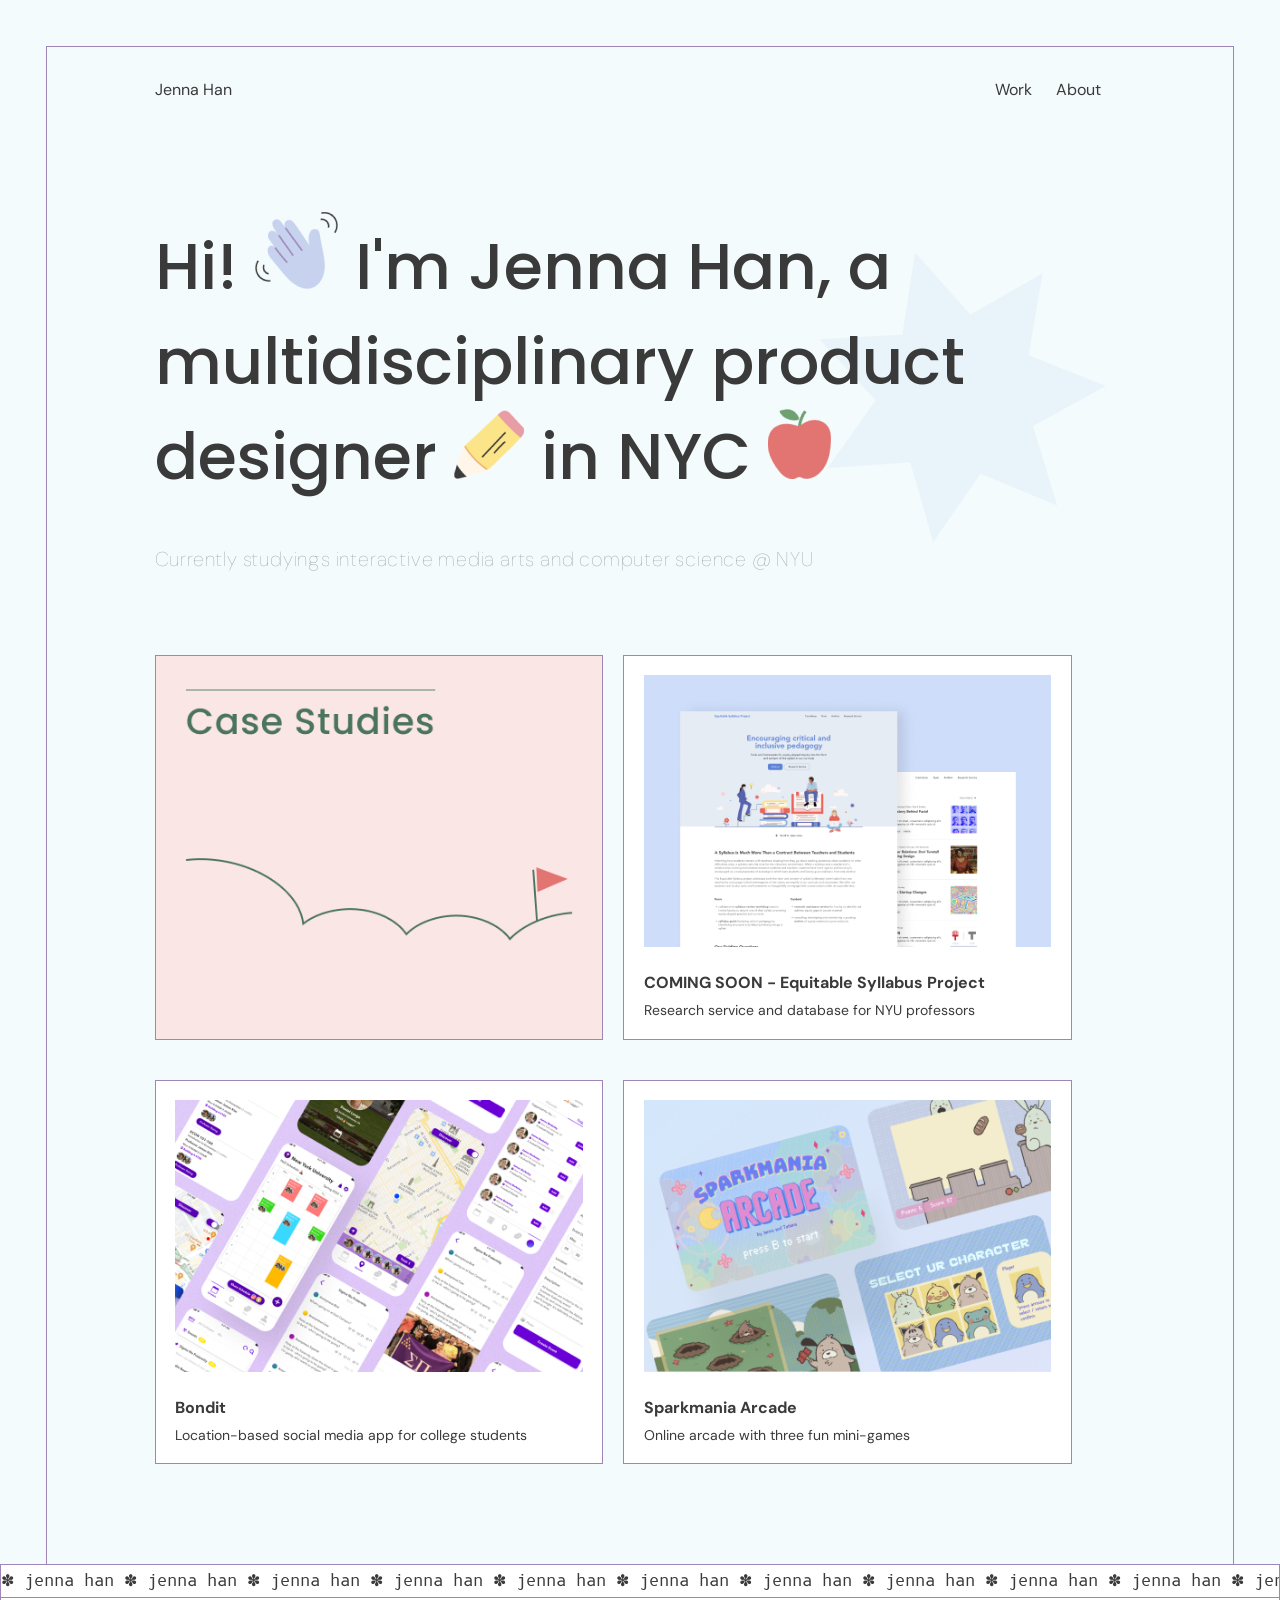
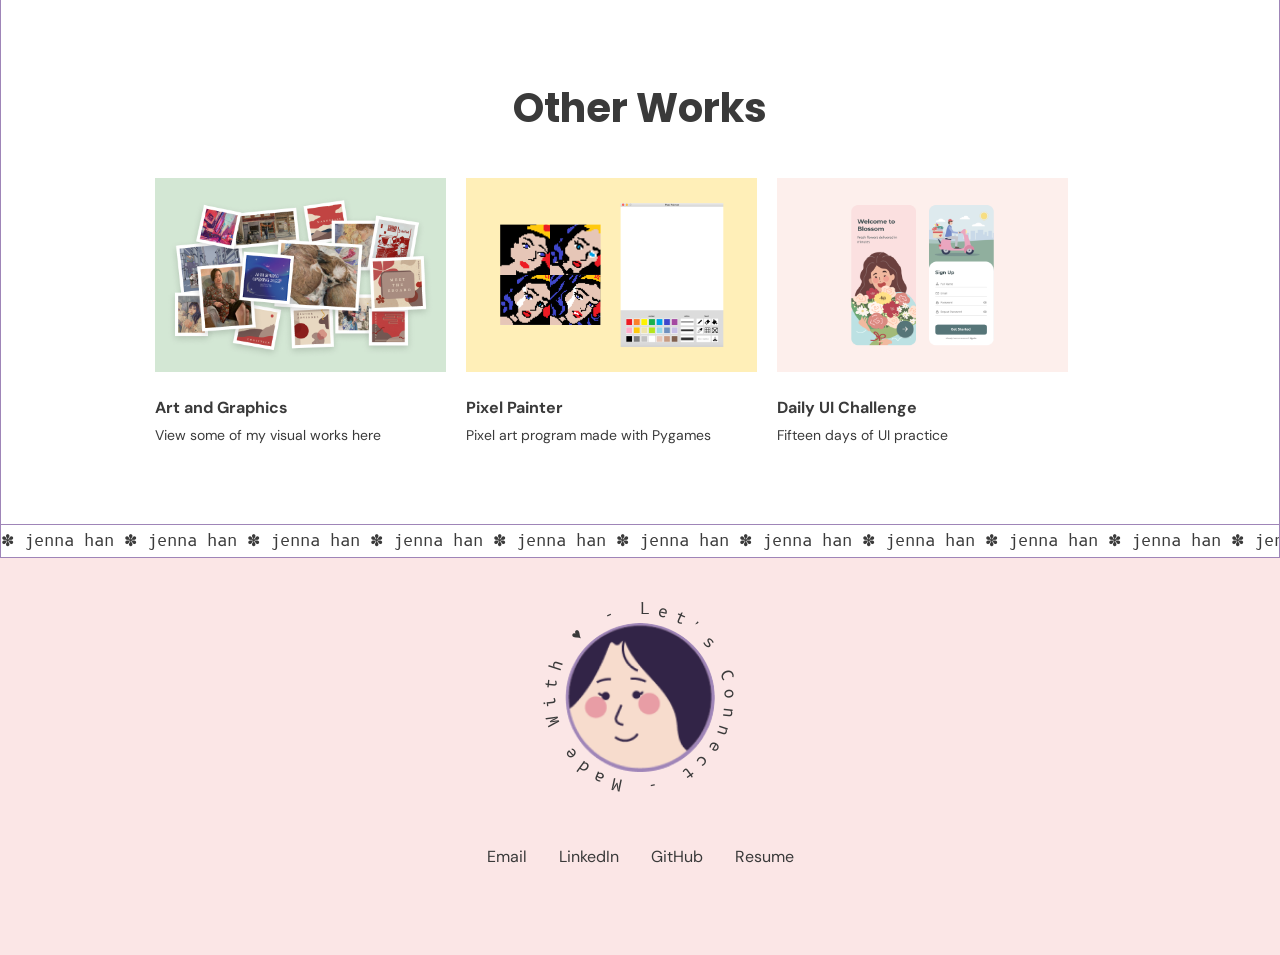
<file: index.html>
<!DOCTYPE html>
<html lang="en">

<head>
    <meta charset="UTF-8">
    <meta http-equiv="X-UA-Compatible" content="IE=edge">
    <meta name="viewport" content="width=device-width, initial-scale=1.0">
    <title>Home Page</title>
    <!--load fonts-->
    <link rel="preconnect" href="https://fonts.googleapis.com">
    <link rel="preconnect" href="https://fonts.gstatic.com" crossorigin>
    <link
        href="https://fonts.googleapis.com/css2?family=B612+Mono:ital@0;1&family=DM+Sans:ital,wght@0,400;0,500;0,700;1,400;1,500;1,700&family=Poppins:ital,wght@0,400;0,500;0,600;1,400;1,500;1,600&display=swap"
        rel="stylesheet">
    <link rel="stylesheet" href="style.css">
    <link rel="icon" type="image/x-icon" href="/images/favicon.png">

    <script src="https://ajax.googleapis.com/ajax/libs/jquery/3.6.0/jquery.min.js"></script>
    <script>
        $(function () {
            $("#header").load("header.html");
            $("#footer").load("footer.html");
        });
    </script>

</head>

<body>
    <div class="wrapper">
        <section class="section-1">
            <div id="header"></div>
            <div class="spacer"></div>
            <div class="spacer"></div>
            <div class="headline">
                <h1 id="headline-text">
                    Hi! <span><img src="images/wave.png"></span> I'm Jenna Han, a multidisciplinary product designer
                    <img src="images/pencil.png"> in NYC <img src="images/apple.png">
                </h1>
                <div class="spacer"></div>

                <h3 id="subheading-text">
                    Currently studyings interactive media arts and computer science @ NYU
                </h3>
                <img src="images/star.png" class="star">
                <div class="spacer"></div>
            </div>
            <div id="case-studies">
                <div class="spacer"></div>
                <div class="case-studies">
                    <div class="big-card unclickable-card" id="case-studies-card">
                        <img class="project-image" src="images/cards/case-studies.png">
                    </div>
                    <div class="big-card unclickable-card">
                        <img class="project-image" src="images/cards/esp.png">
                        <div class="project-info">
                            <h4 class="project-name">COMING SOON - Equitable Syllabus Project</h4>
                            <p class="project-description">Research service and database for NYU professors</p>
                        </div>
                    </div>
                    <a class="big-card" href="bondit.html">
                        <img class="project-image" src="images/cards/bondit.png">
                        <div class="project-info">
                            <h4 class="project-name">Bondit</h4>
                            <p class="project-description">Location-based social media app for college students</p>
                        </div>
                    </a>

                    <a class="big-card" href="sparkmania-arcade.html">
                        <img class="project-image" src="images/cards/sparkmania-arcade.png">
                        <div class="project-info">
                            <h4 class="project-name">Sparkmania Arcade</h4>
                            <p class="project-description">Online arcade with three fun mini-games</p>
                        </div>
                    </a>

                </div>
                <div class="spacer"></div>
                <div class="spacer"></div>
            </div>
        </section>

        <div class="jenna">
            <div class="track">
                <p id="infinite-text">✽ jenna han ✽ jenna han ✽ jenna han ✽ jenna han ✽ jenna han ✽ jenna han ✽
                    jenna han ✽ jenna han ✽ jenna han ✽ jenna han ✽ jenna han ✽ jenna han ✽ jenna han ✽ jenna han ✽
                    jenna han ✽ jenna han ✽ jenna han ✽ jenna han ✽ jenna han ✽ jenna han ✽ ✽ jenna han ✽ jenna han
                    ✽ jenna han ✽ jenna han ✽ jenna han ✽ jenna han ✽ jenna han ✽ jenna han ✽ </p>
            </div> 
        </div>

        <section class="section-2">
            <div class="spacer"></div>
            <div class="spacer"></div>

            <h2 class="heading" id="other-works">Other Works</h2>
            <div class="spacer"></div>

            <div class="other-works">
                <a class="small-card" href="art-and-graphics.html">
                    <img class="project-image" src="images/cards/art-and-graphics.png">
                    <div class="project-info">
                        <h4 class="project-name">Art and Graphics</h4>
                        <p class="project-description">View some of my visual works here</p>
                    </div>
                </a>
                <a class="small-card" href="pixel-painter.html">
                    <img class="project-image" src="images/cards/pixel-painter.png">
                    <div class="project-info">
                        <h4 class="project-name">Pixel Painter</h4>
                        <p class="project-description">Pixel art program made with Pygames</p>
                    </div>
                </a>
                <a class="small-card" href="daily-ui.html">
                    <img class="project-image" src="images/cards/daily-ui.png">
                    <div class="project-info">
                        <h4 class="project-name">Daily UI Challenge</h4>
                        <p class="project-description">Fifteen days of UI practice</p>
                    </div>
                </a>
                <div class="spacer"></div>
                <div class="spacer"></div> 
        </section>

        <div id="footer"></div>

    </div> 

</body>

</html>
</file>
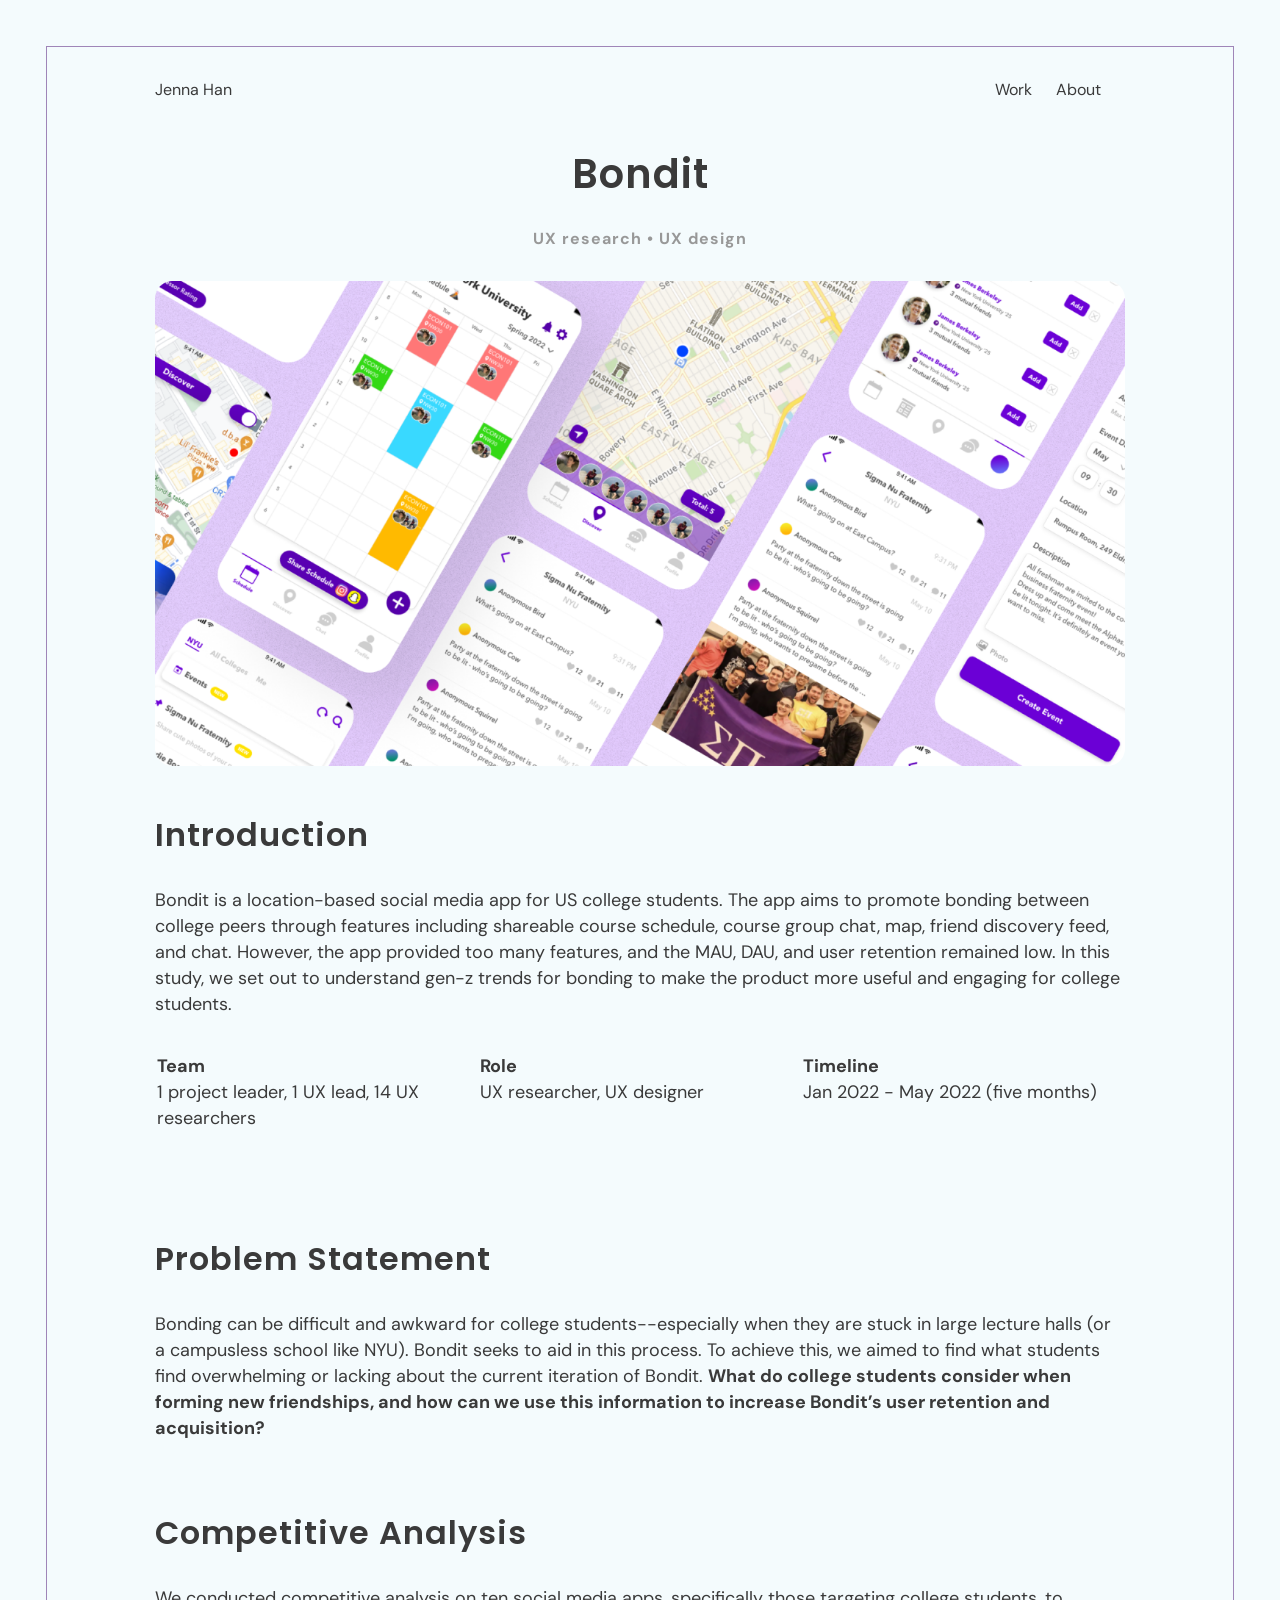
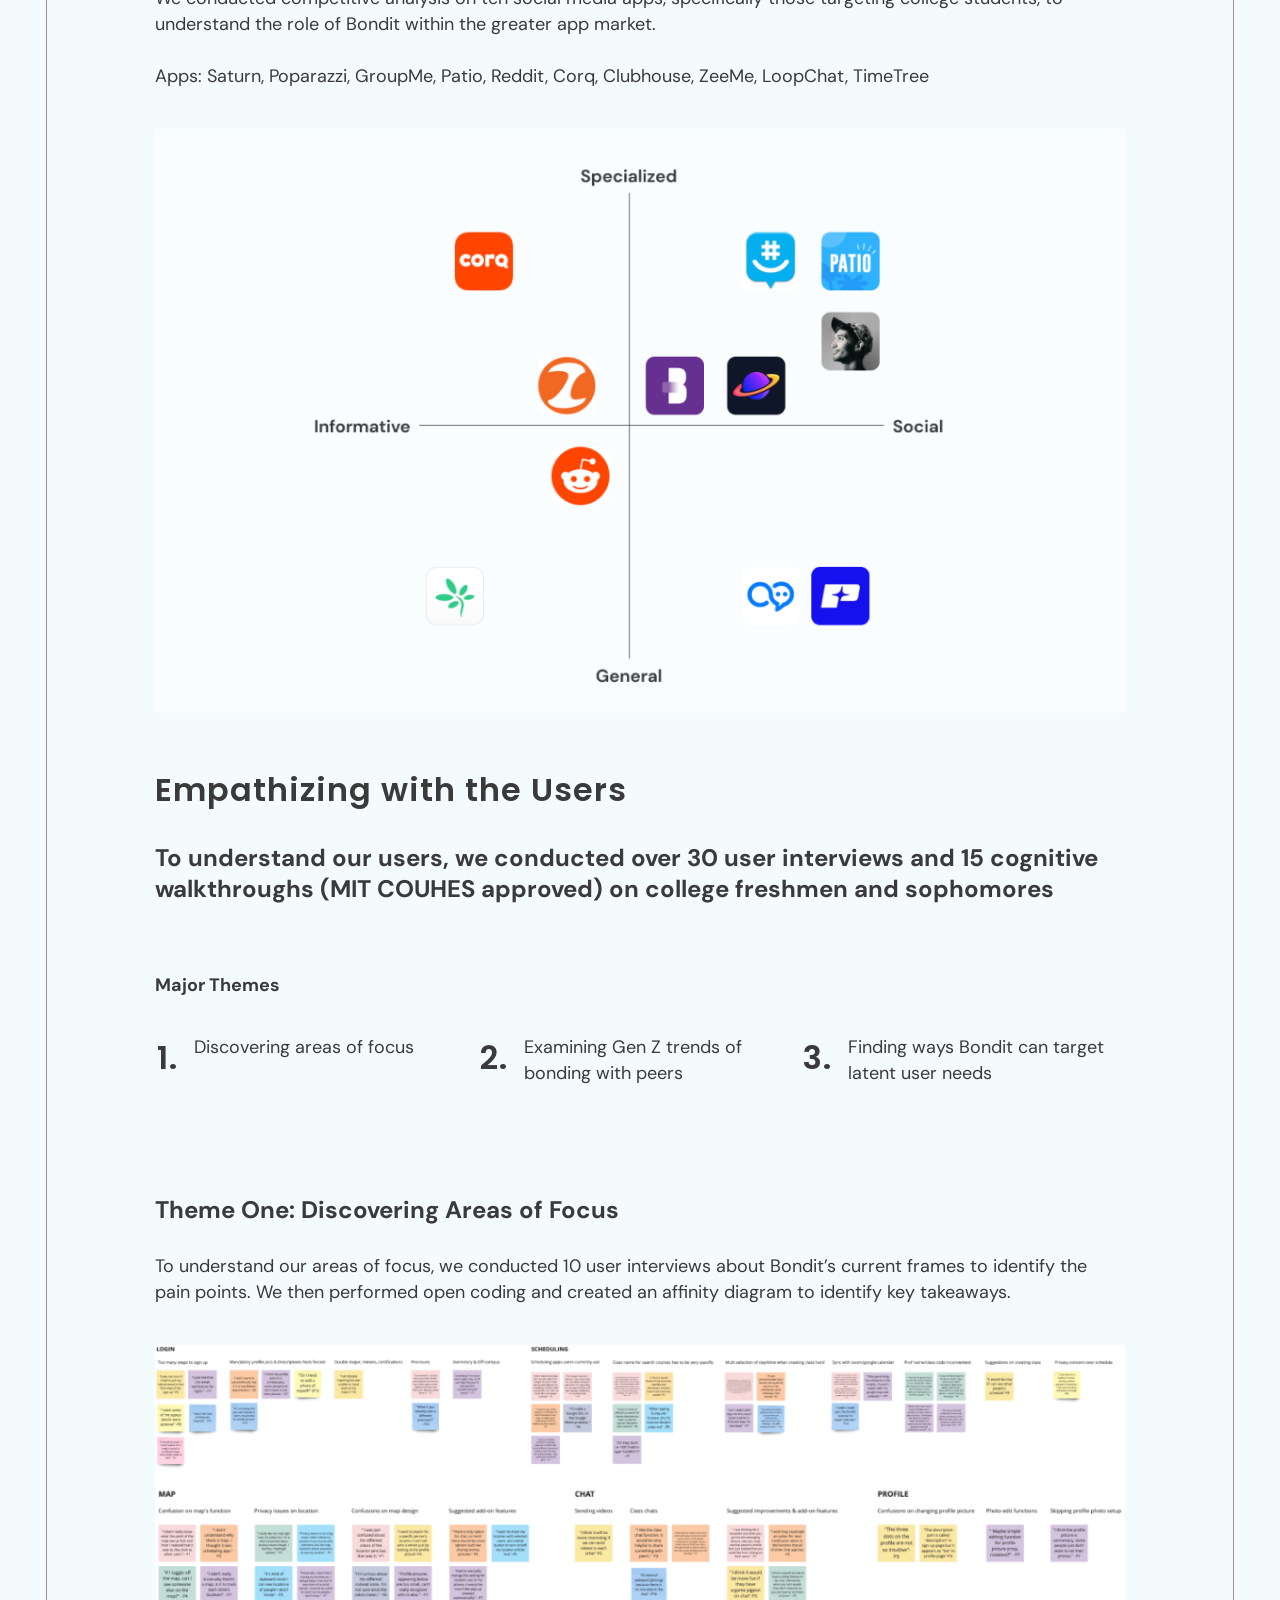
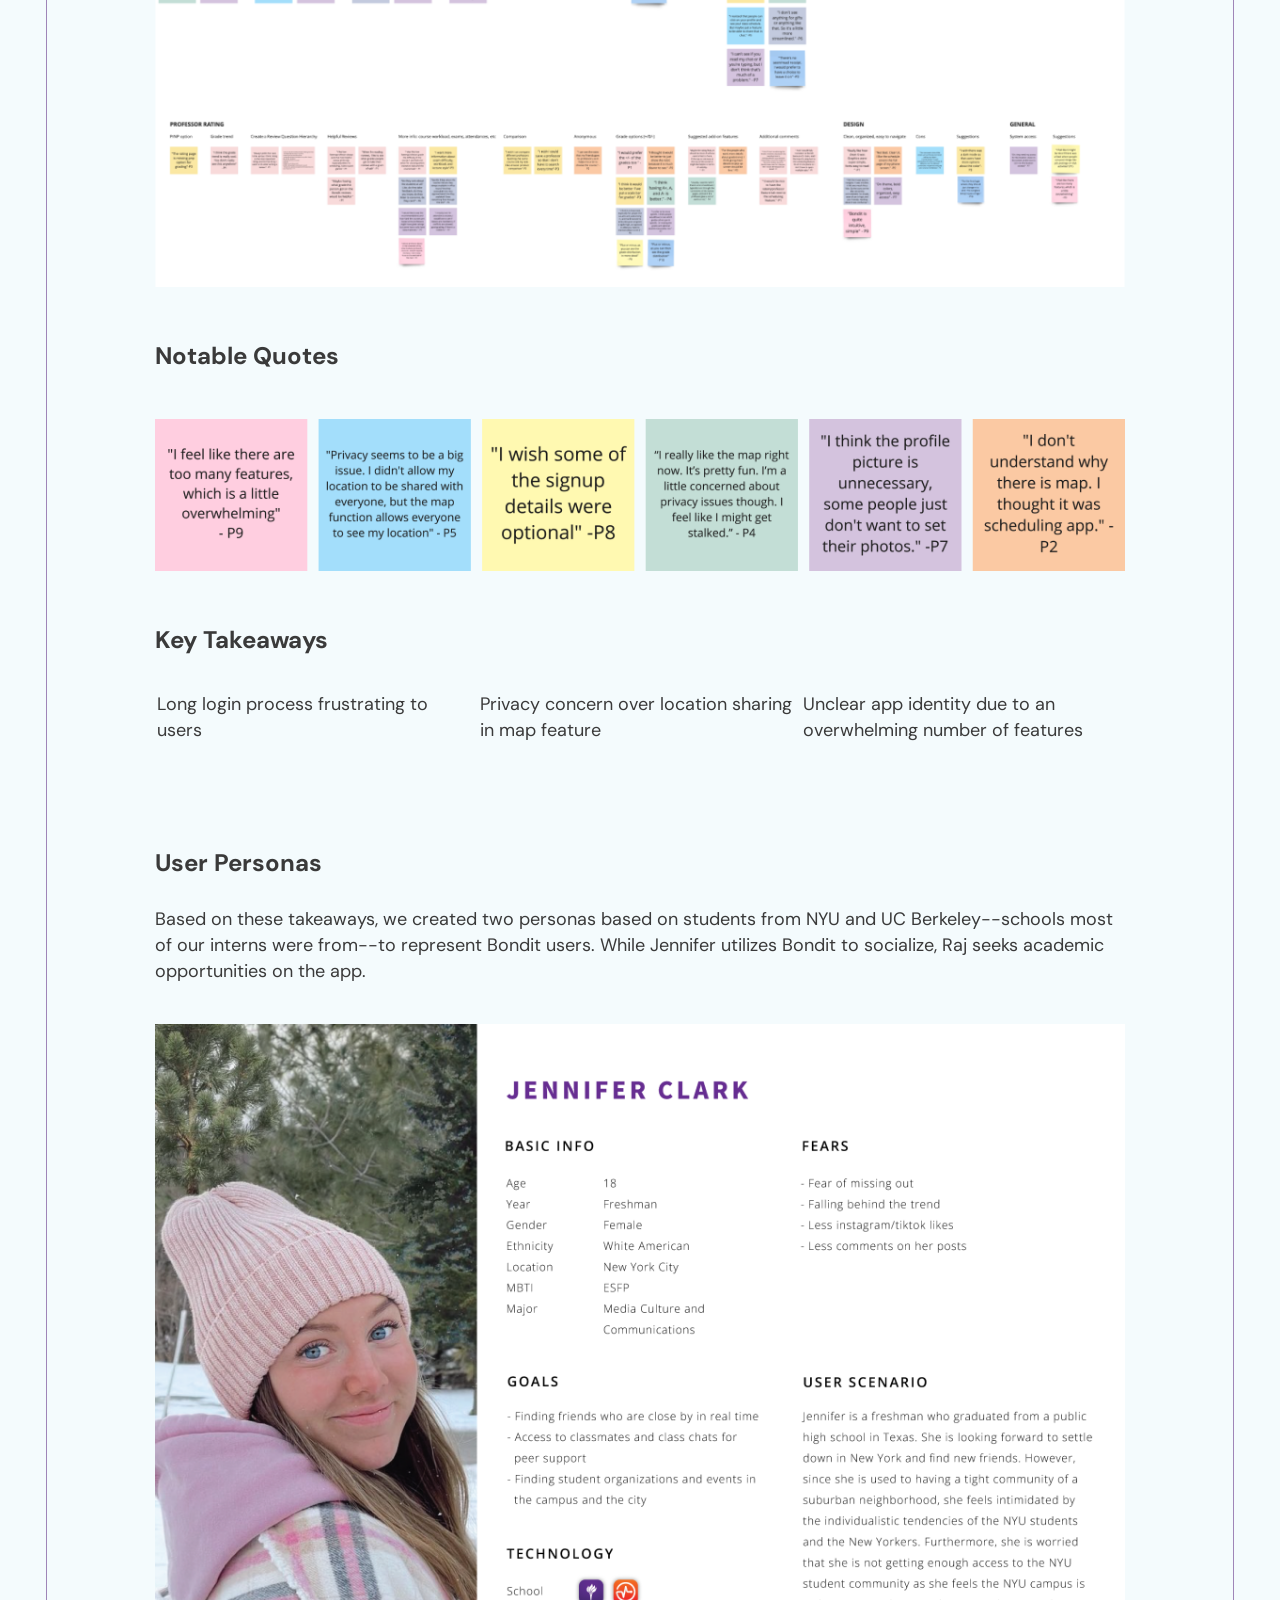
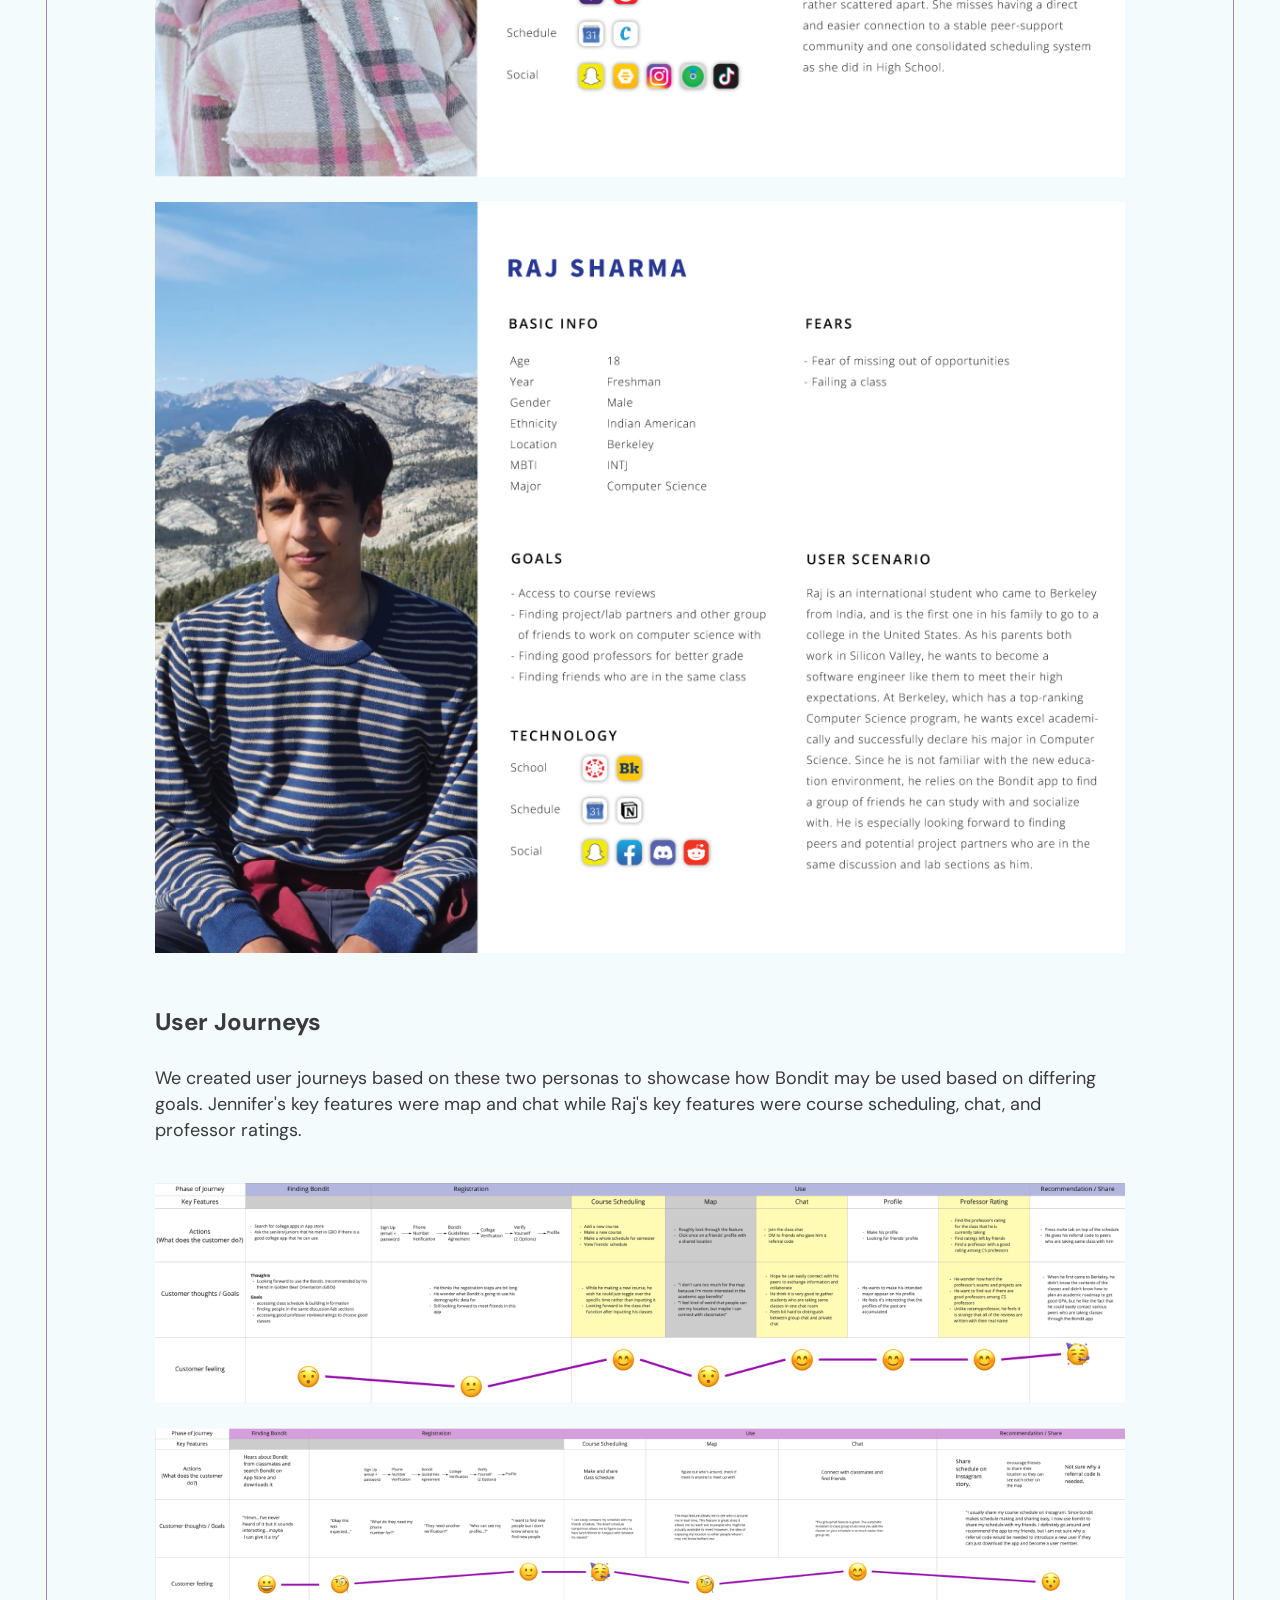
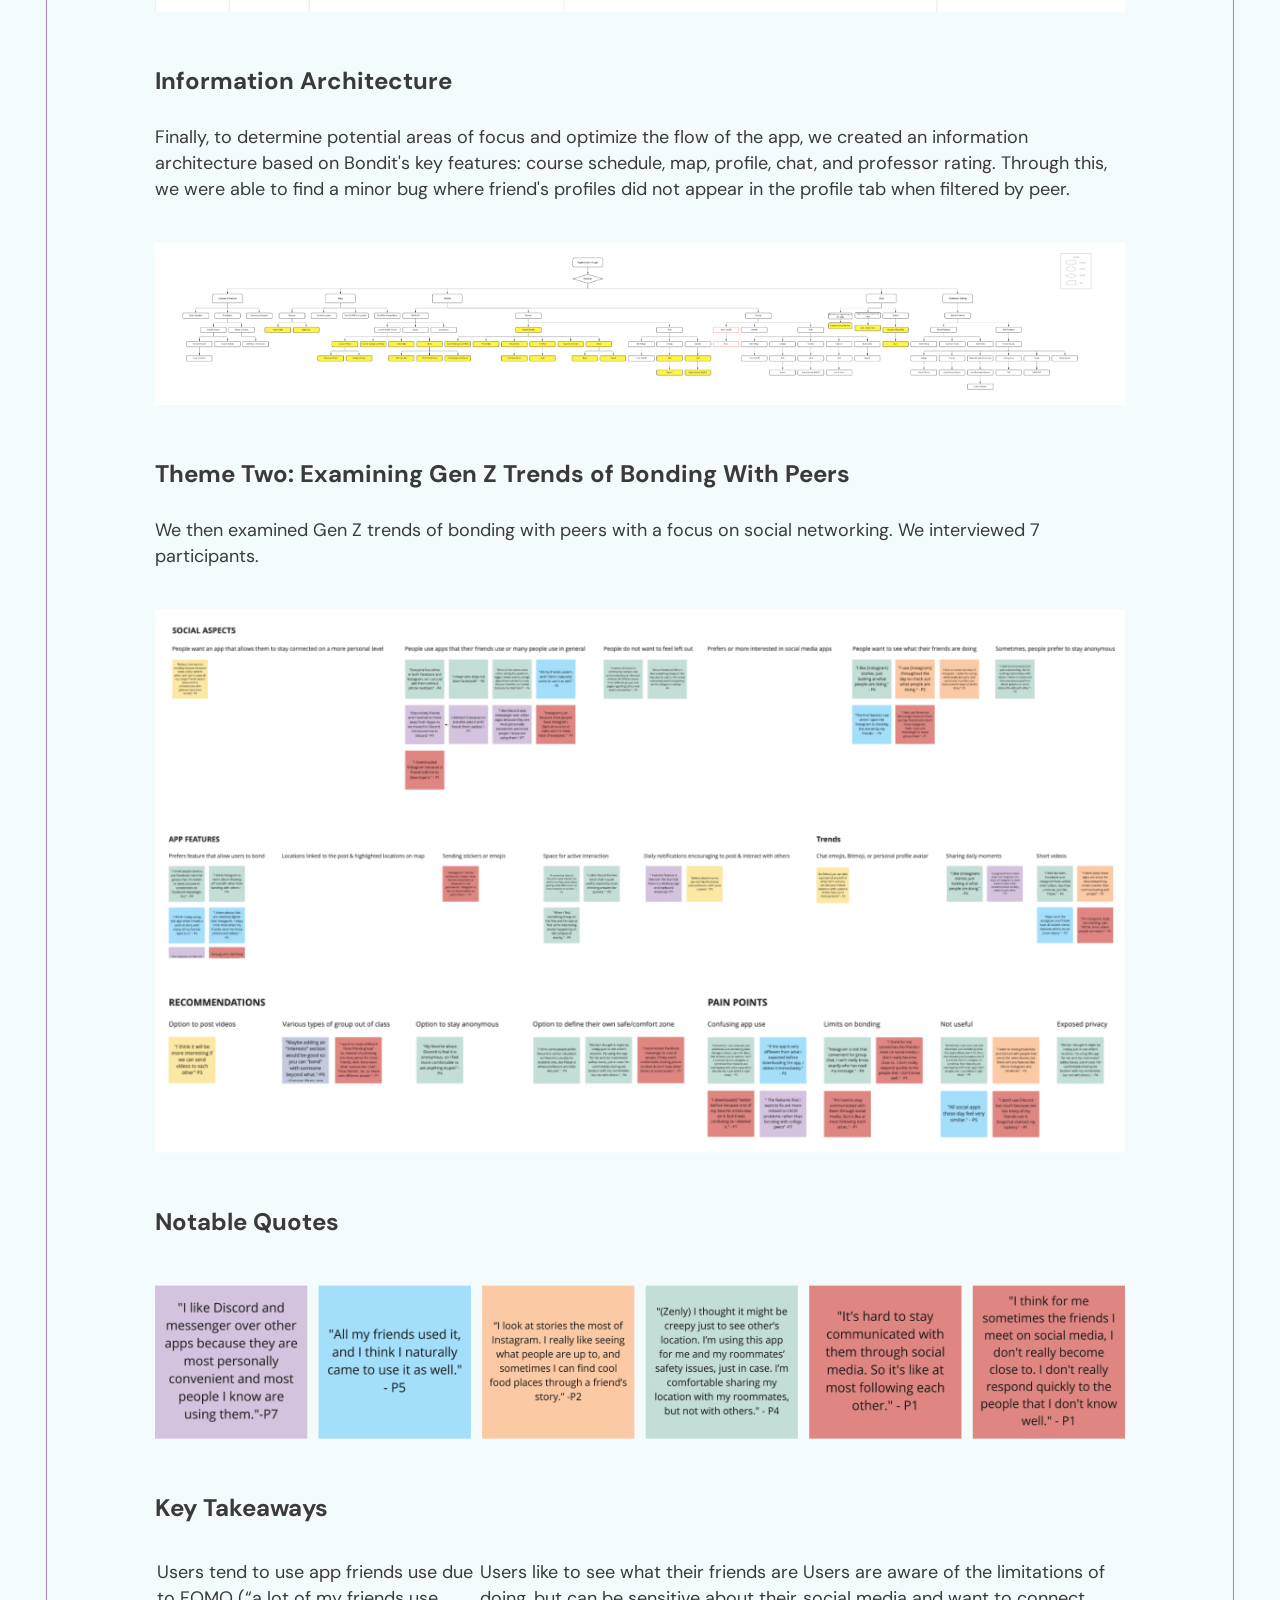
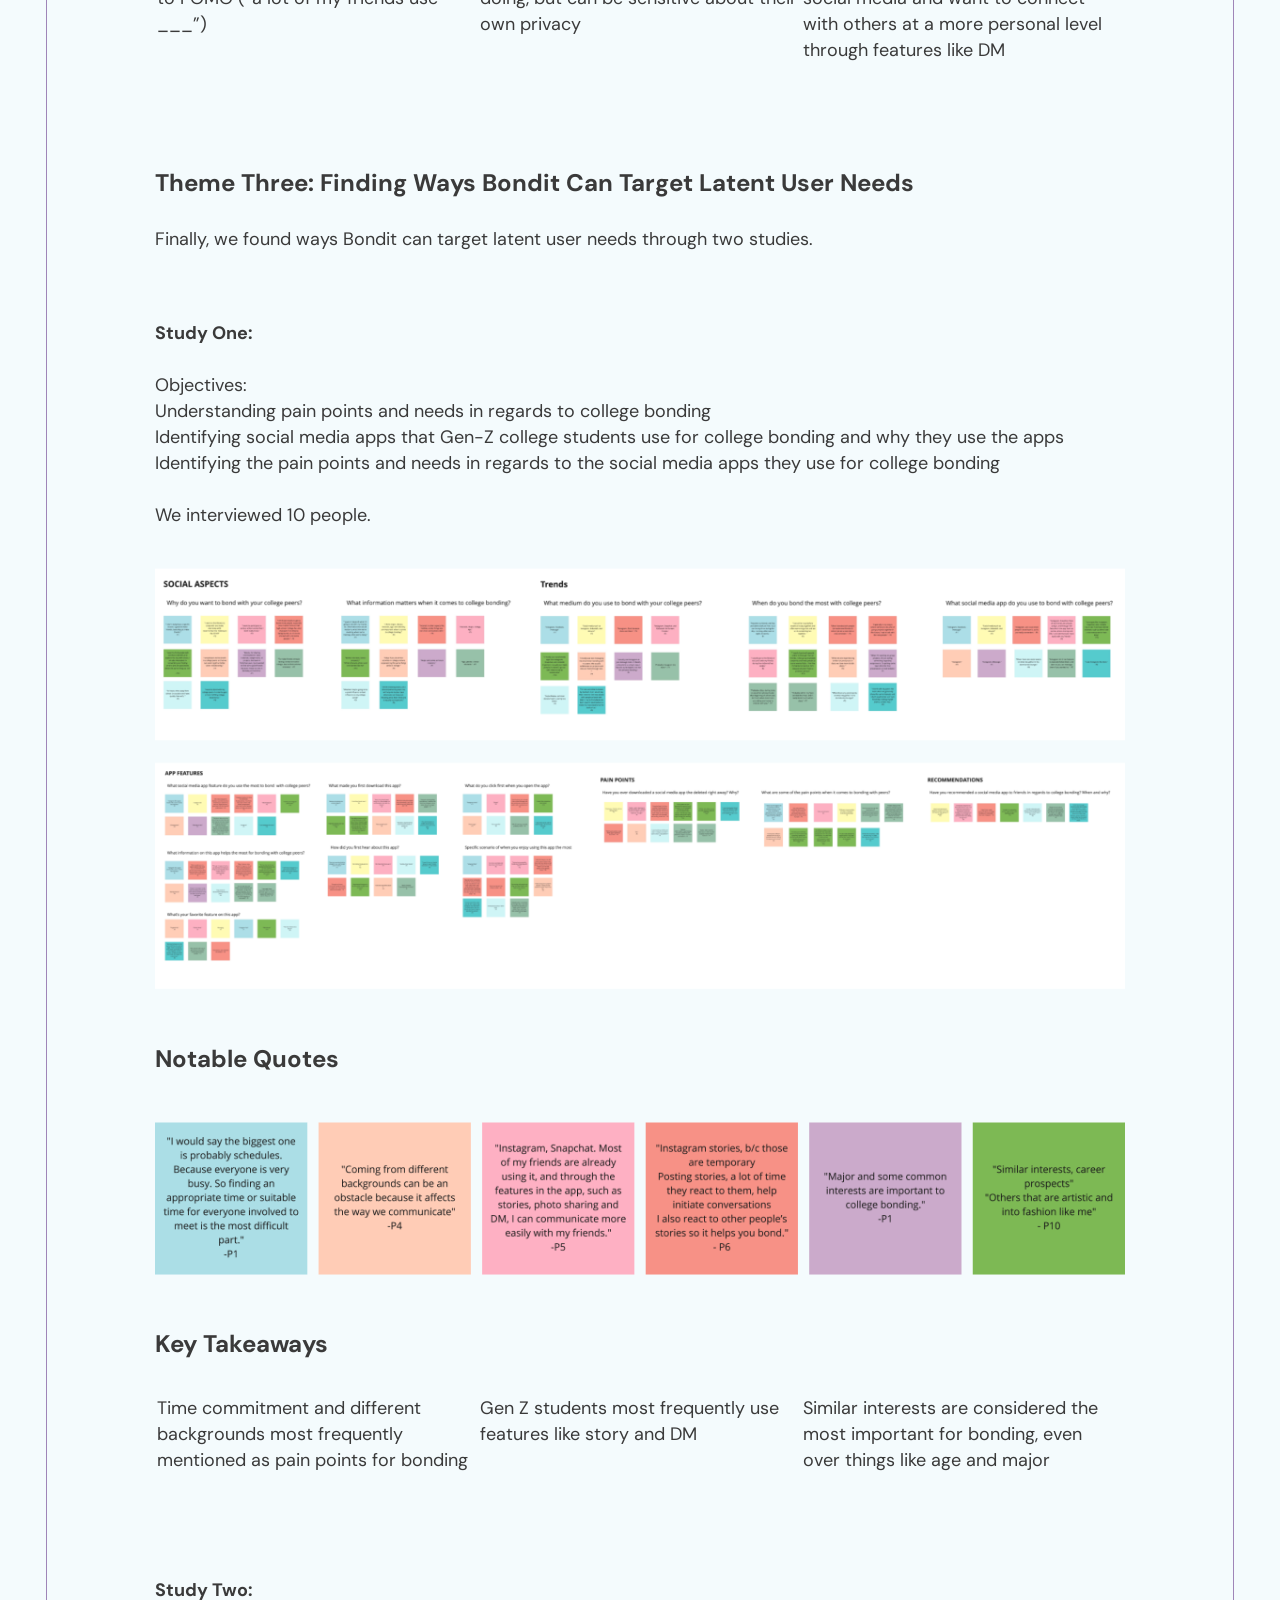
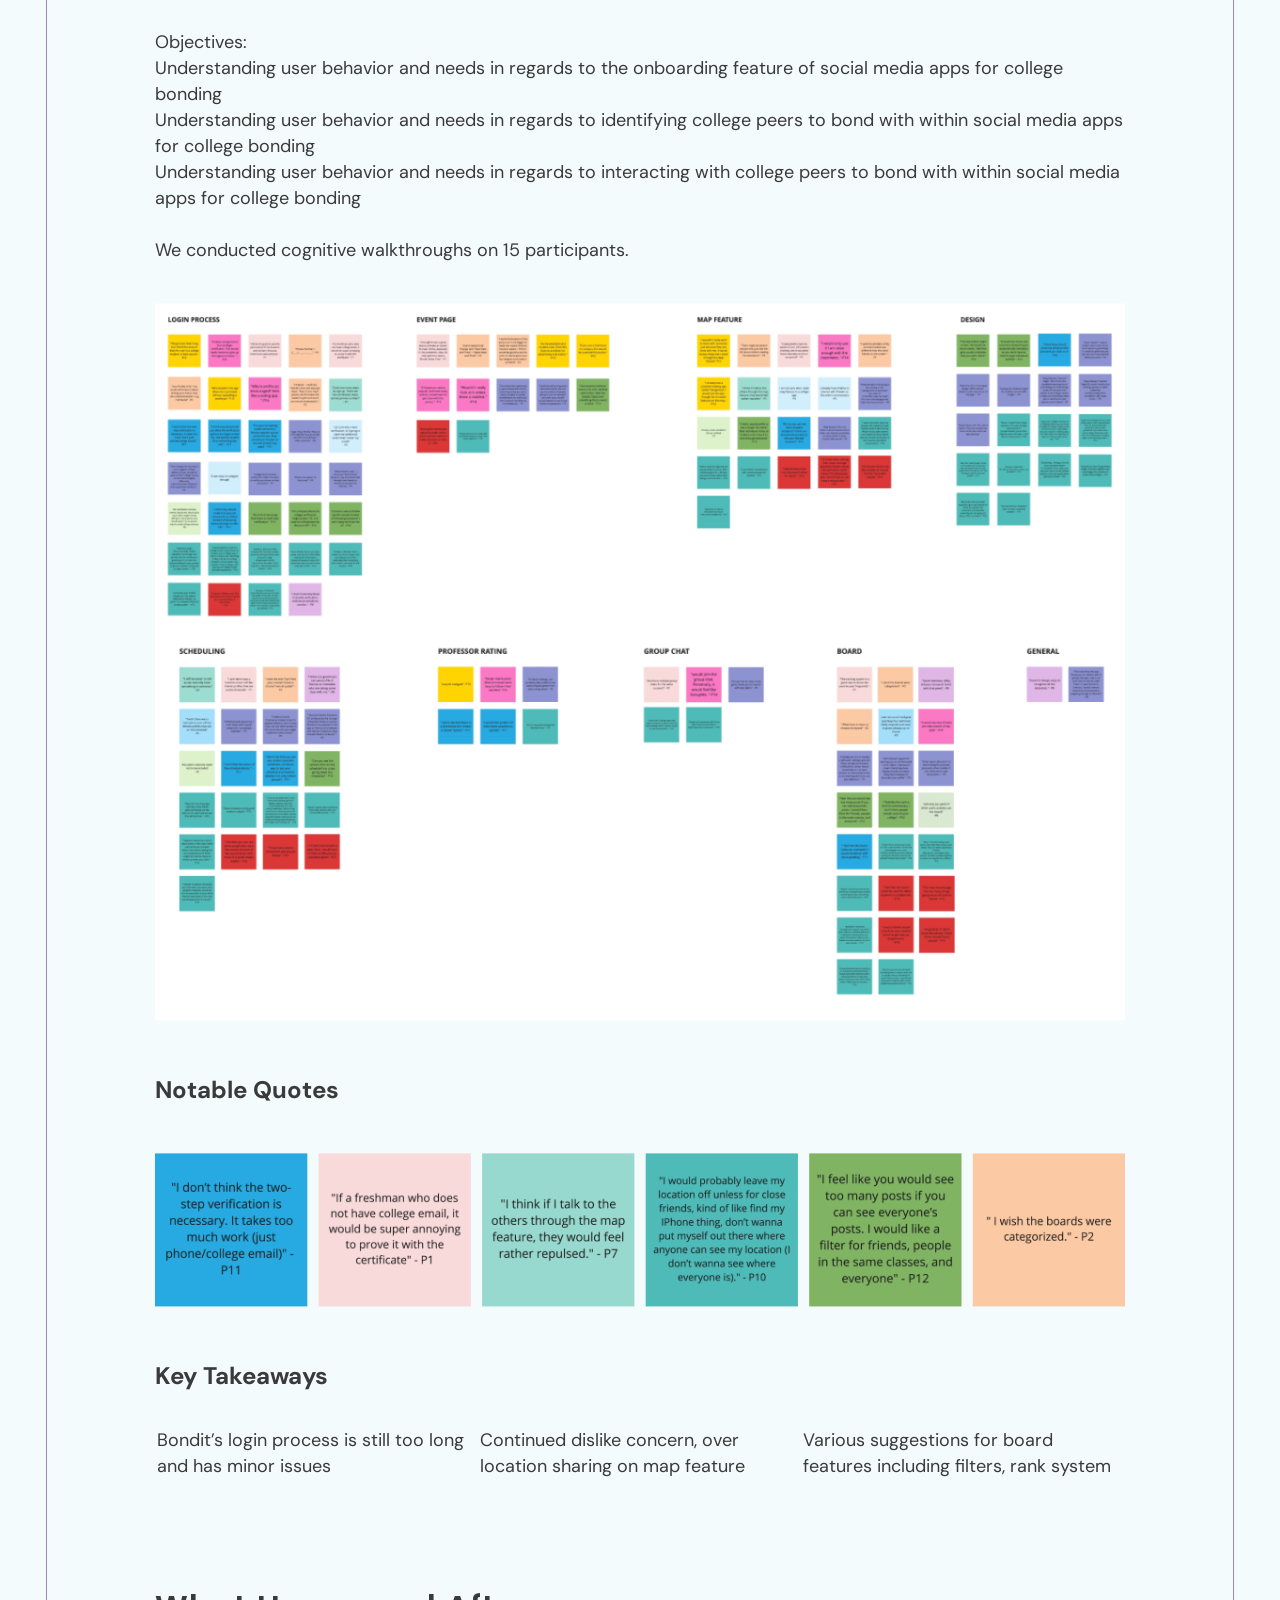
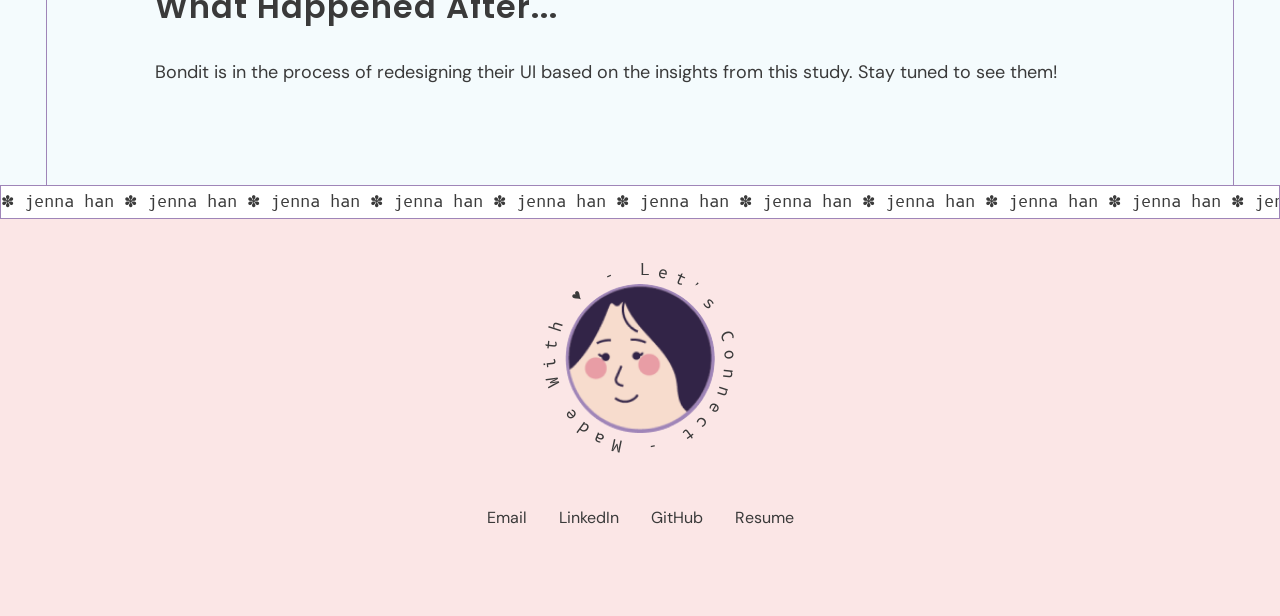
<file: bondit.html>
<!DOCTYPE html>
<html lang="en">

<head>
    <meta charset="UTF-8">
    <meta http-equiv="X-UA-Compatible" content="IE=edge">
    <meta name="viewport" content="width=device-width, initial-scale=1.0">
    <title>Document</title>
    <script src="https://ajax.googleapis.com/ajax/libs/jquery/3.6.0/jquery.min.js"></script>

    <link rel="preconnect" href="https://fonts.googleapis.com">
    <link rel="preconnect" href="https://fonts.gstatic.com" crossorigin>
    <link
        href="https://fonts.googleapis.com/css2?family=B612+Mono:ital@0;1&family=DM+Sans:ital,wght@0,400;0,500;0,700;1,400;1,500;1,700&family=Poppins:ital,wght@0,400;0,500;0,600;1,400;1,500;1,600&display=swap"
        rel="stylesheet">
    <link rel="stylesheet" href="style.css">
    <link rel="icon" type="image/x-icon" href="/images/favicon.png">
    <script>
        $(function () {
            $("#header").load("header.html");
            $("#footer").load("footer.html");
        });
    </script>
    <link rel="stylesheet" href="style.css">
</head>

<body>
    <section class="section-1">
        <div id="header"></div>
        <div class="project-introduction">
            <h2 class="h2 project-heading">Bondit</h2>
            <h6 class="h6 project-heading">UX research • UX design</h6>
            <img class="content-image" src="images/bondit/bondit-cover-image.png">
        </div>
        <div class="spacer"></div>
        <div class="project-content">
            <div class="content-block">
                <h3 class="h3">Introduction</h3>
                <p class="body-text">
                    Bondit is a location-based social media app for US college students.
                    The app aims to promote bonding between college peers through features including
                    shareable course schedule, course group chat, map, friend discovery feed, and chat.
                    However, the app provided too many features, and the MAU, DAU, and user retention
                    remained low. In this study, we set out to understand gen-z trends for bonding to
                    make the product more useful and engaging for college students.
                </p>
                <div class="three-cols">
                    <div class="col">
                        <p class="body-text-bold">Team</p>
                        <p class="body-text">1 project leader, 1 UX lead, 14 UX researchers</p>
                    </div>
                    <div class="col">
                        <p class="body-text-bold">Role</p>
                        <p class="body-text">UX researcher, UX designer</p>
                    </div>
                    <div class="col">
                        <p class="body-text-bold">Timeline</p>
                        <p class="body-text">Jan 2022 - May 2022 (five months)</p>
                    </div>
                </div>
            </div>
            <div class="content-block">
                <h3 class="h3">Problem Statement</h3>
                <p class="body-text">
                    Bonding can be difficult and awkward for college students--especially
                    when they are stuck in large lecture halls (or a campusless school like NYU).
                    Bondit seeks to aid in this process. To achieve this, we aimed to find what
                    students find overwhelming or lacking about the current iteration of Bondit.
                    <span class="body-text-bold">
                        What do college students consider when forming new friendships, and how can
                        we use this information to increase Bondit’s user retention and acquisition?
                    </span>
                </p>
            </div>
            <div class="content-block">
                <h3 class="h3">Competitive Analysis</h3>
                <p class="body-text">
                    We conducted competitive analysis on ten social media apps, specifically those targeting college
                    students,
                    to understand the role of Bondit within the greater app market.
                    <br><br>
                    Apps: Saturn, Poparazzi, GroupMe, Patio, Reddit, Corq, Clubhouse, ZeeMe, LoopChat, TimeTree
                </p>
                <img class="content-image" src="images/bondit/competitive-analysis-matrix.png">
            </div>
            <div class="content-block">
                <h3 class="h3">Empathizing with the Users</h3>
                <h5 class="h5">To understand our users, we conducted over 30 user interviews and 15
                    cognitive walkthroughs (MIT COUHES approved) on college freshmen and sophomores
                </h5>
                <div class="spacer"></div>
                <p class="body-text-bold">Major Themes</p>
                <div class="three-cols">

                    <div class="row">
                        <h3 class="h3">1.</h3>
                        <p class="body-text">Discovering areas of focus</p>
                    </div>
                    <div class="row">
                        <h3 class="h3">2.</h3>
                        <p class="body-text">Examining Gen Z trends of bonding with peers</p>
                    </div>
                    <div class="row">
                        <h3 class="h3">3.</h3>
                        <p class="body-text">Finding ways Bondit can target latent user needs</p>
                    </div>
                </div>
            </div>
            <div class="content-block">
                <h5 class="h5">Theme One: Discovering Areas of Focus</h5>
                <p class="body-text">
                    To understand our areas of focus, we conducted 10 user interviews about Bondit’s
                    current frames to identify the pain points. We then performed open coding and
                    created an affinity diagram to identify key takeaways.
                </p>
                <img class="content-image" src="images/bondit/theme-one-ad.png">
            </div>
            <div class="content-block">
                <h5 class="h5">Notable Quotes</h5>
                <img class="content-image" src="images/bondit/theme-one-quotes.png">
            </div>
            <div class="content-block">
                <h5 class="h5">Key Takeaways</h5>
                <div class="three-cols">
                    <div class="col">
                        <p class="body-text">Long login process frustrating to users</p>
                    </div>
                    <div class="col">
                        <p class="body-text">Privacy concern over location sharing in map feature</p>
                    </div>
                    <div class="col">
                        <p class="body-text">Unclear app identity due to an overwhelming number of features</p>
                    </div>
                </div>
            </div>
            <div class="content-block">
                <h5 class="h5">User Personas</h5>
                <p class="body-text">Based on these takeaways, we created two personas based on students from NYU and
                    UC Berkeley--schools most of our interns were from--to represent Bondit users.
                    While Jennifer utilizes Bondit to socialize, Raj seeks academic opportunities on
                    the app.
                </p>
                <img class="content-image" src="images/bondit/user-persona-1.png">
                <img class="content-image" src="images/bondit/user-persona-2.png">
            </div>
            <div class="content-block">
                <h5 class="h5">User Journeys</h5>
                <p class="body-text">
                    We created user journeys based on these two personas to showcase how
                    Bondit may be used based on differing goals. Jennifer's key features were
                    map and chat while Raj's key features were course scheduling, chat, and
                    professor ratings.
                </p>
                <img class="content-image" src="images/bondit/user-journey-1.png">
                <img class="content-image" src="images/bondit/user-journey-2.png">
            </div>
            <div class="content-block">
                <h5 class="h5">Information Architecture</h5>
                <p class="body-text">
                    Finally, to determine potential areas of
                    focus and optimize the flow of the app, we created an information
                    architecture based on Bondit's key features: course schedule, map,
                    profile, chat, and professor rating. Through this, we were able to find
                    a minor bug where friend's profiles did not appear in the profile tab when
                    filtered by peer.
                </p>
                <img class="content-image" src="images/bondit/info-architecture.png">
            </div>
            <div class="content-block">
                <h5 class="h5">Theme Two: Examining Gen Z Trends of Bonding With Peers</h5>
                <p class="body-text">
                    We then examined Gen Z trends of bonding with peers
                    with a focus on social networking. We interviewed 7 participants.
                </p>
                <img class="content-image" src="images/bondit/theme-two-ad.png">
            </div>
            <div class="content-block">
                <h5 class="h5">Notable Quotes</h5>
                <img class="content-image" src="images/bondit/theme-two-quotes.png">
            </div>
            <div class="content-block">
                <h5 class="h5">Key Takeaways</h5>
                <div class="three-cols">
                    <div class="col">
                        <p class="body-text">
                            Users tend to use app friends use due to FOMO (“a lot of my friends use ___”)
                        </p>
                    </div>
                    <div class="col">
                        <p class="body-text">
                            Users like to see what their friends are doing, but can be sensitive about their own privacy
                        </p>
                    </div>
                    <div class="col">
                        <p class="body-text">
                            Users are aware of the limitations of social media and want to connect with others at a more
                            personal level through features like DM
                        </p>
                    </div>
                </div>
            </div>
            <div class="content-block">
                <h5 class="h5">Theme Three: Finding Ways Bondit Can Target Latent User Needs</h5>
                <p class="body-text">
                    Finally, we found ways Bondit can target latent user needs through two studies.
                </p>
            </div>
            <div class="content-block">
                <p class="body-text-bold">Study One: </p>
                <p class="body-text">
                    <br>
                    Objectives: <br>
                    Understanding pain points and needs in regards to college bonding<br>
                    Identifying social media apps that Gen-Z college students use for
                    college bonding and why they use the apps<br>
                    Identifying the pain points and needs in regards to the social
                    media apps they use for college bonding<br>
                    <br>
                    We interviewed 10 people.
                </p>
                <img class="content-image" src="images/bondit/three-three-s1-ad.png">
            </div>
            <div class="content-block">
                <h5 class="h5">Notable Quotes</h5>
                <img class="content-image" src="images/bondit/theme-three-s1-quotes.png">
            </div>
            <div class="content-block">
                <h5 class="h5">Key Takeaways</h5>
                <div class="three-cols">
                    <div class="col">
                        <p class="body-text">
                            Time commitment and different backgrounds most frequently mentioned as pain points for
                            bonding
                        </p>
                    </div>
                    <div class="col">
                        <p class="body-text">
                            Gen Z students most frequently use features like story and DM
                        </p>
                    </div>
                    <div class="col">
                        <p class="body-text">
                            Similar interests are considered the most important for bonding, even over things like age
                            and major
                        </p>
                    </div>
                </div>
            </div>
            <div class="content-block">
                <p class="body-text-bold">Study Two: </p>
                <p class="body-text">
                    <br>
                    Objectives: <br>
                    Understanding user behavior and needs in regards to the onboarding
                    feature of social media apps for college bonding<br>
                    Understanding user behavior and needs in regards to identifying
                    college peers to bond with within social media apps for college bonding<br>
                    Understanding user behavior and needs in regards to interacting with college
                    peers to bond with within social media apps for college bonding <br>
                    <br>
                    We conducted cognitive walkthroughs on 15 participants.
                </p>
                <img class="content-image" src="images/bondit/theme-three-s2-ad.png">
            </div>
            <div class="content-block">
                <h5 class="h5">Notable Quotes</h5>
                <img class="content-image" src="images/bondit/theme-three-s2-quotes.png">
            </div>
            <div class="content-block">
                <h5 class="h5">Key Takeaways</h5>
                <div class="three-cols">
                    <div class="col">
                        <p class="body-text">
                            Bondit’s login process is still too long and has minor issues
                        </p>
                    </div>
                    <div class="col">
                        <p class="body-text">
                            Continued dislike concern, over location sharing on map feature
                        </p>
                    </div>
                    <div class="col">
                        <p class="body-text">
                            Various suggestions for board features including filters, rank system
                        </p>
                    </div>
                </div>
            </div>
            <div class="content-block">
                <h3 class="h3">What Happened After...</h3>
                <p class="body-text">
                    Bondit is in the process of redesigning their UI based on the
                    insights from this study. Stay tuned to see them!
                </p>
            </div>
        </div>
        <div class="spacer"></div>
        <div class="spacer"></div>
    </section>
    <div id="footer"></div>
</body>

</html>
</file>
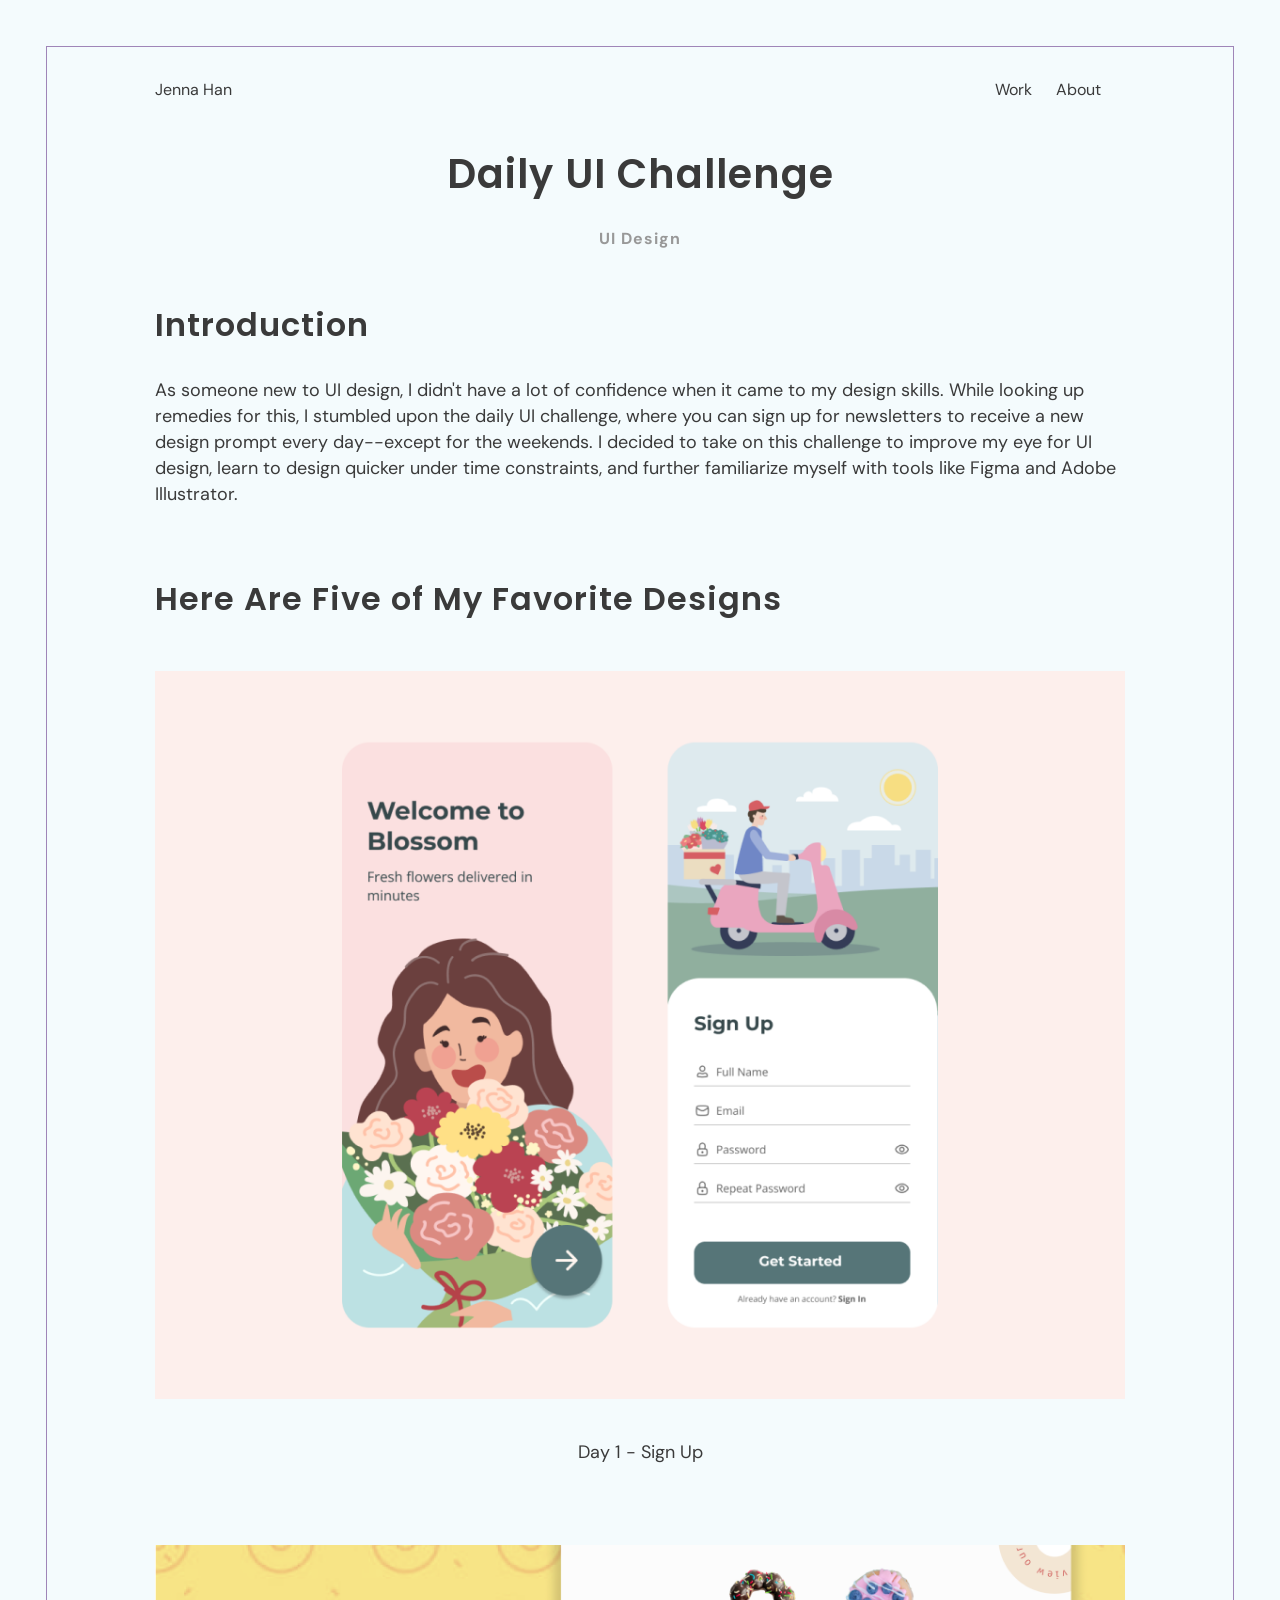
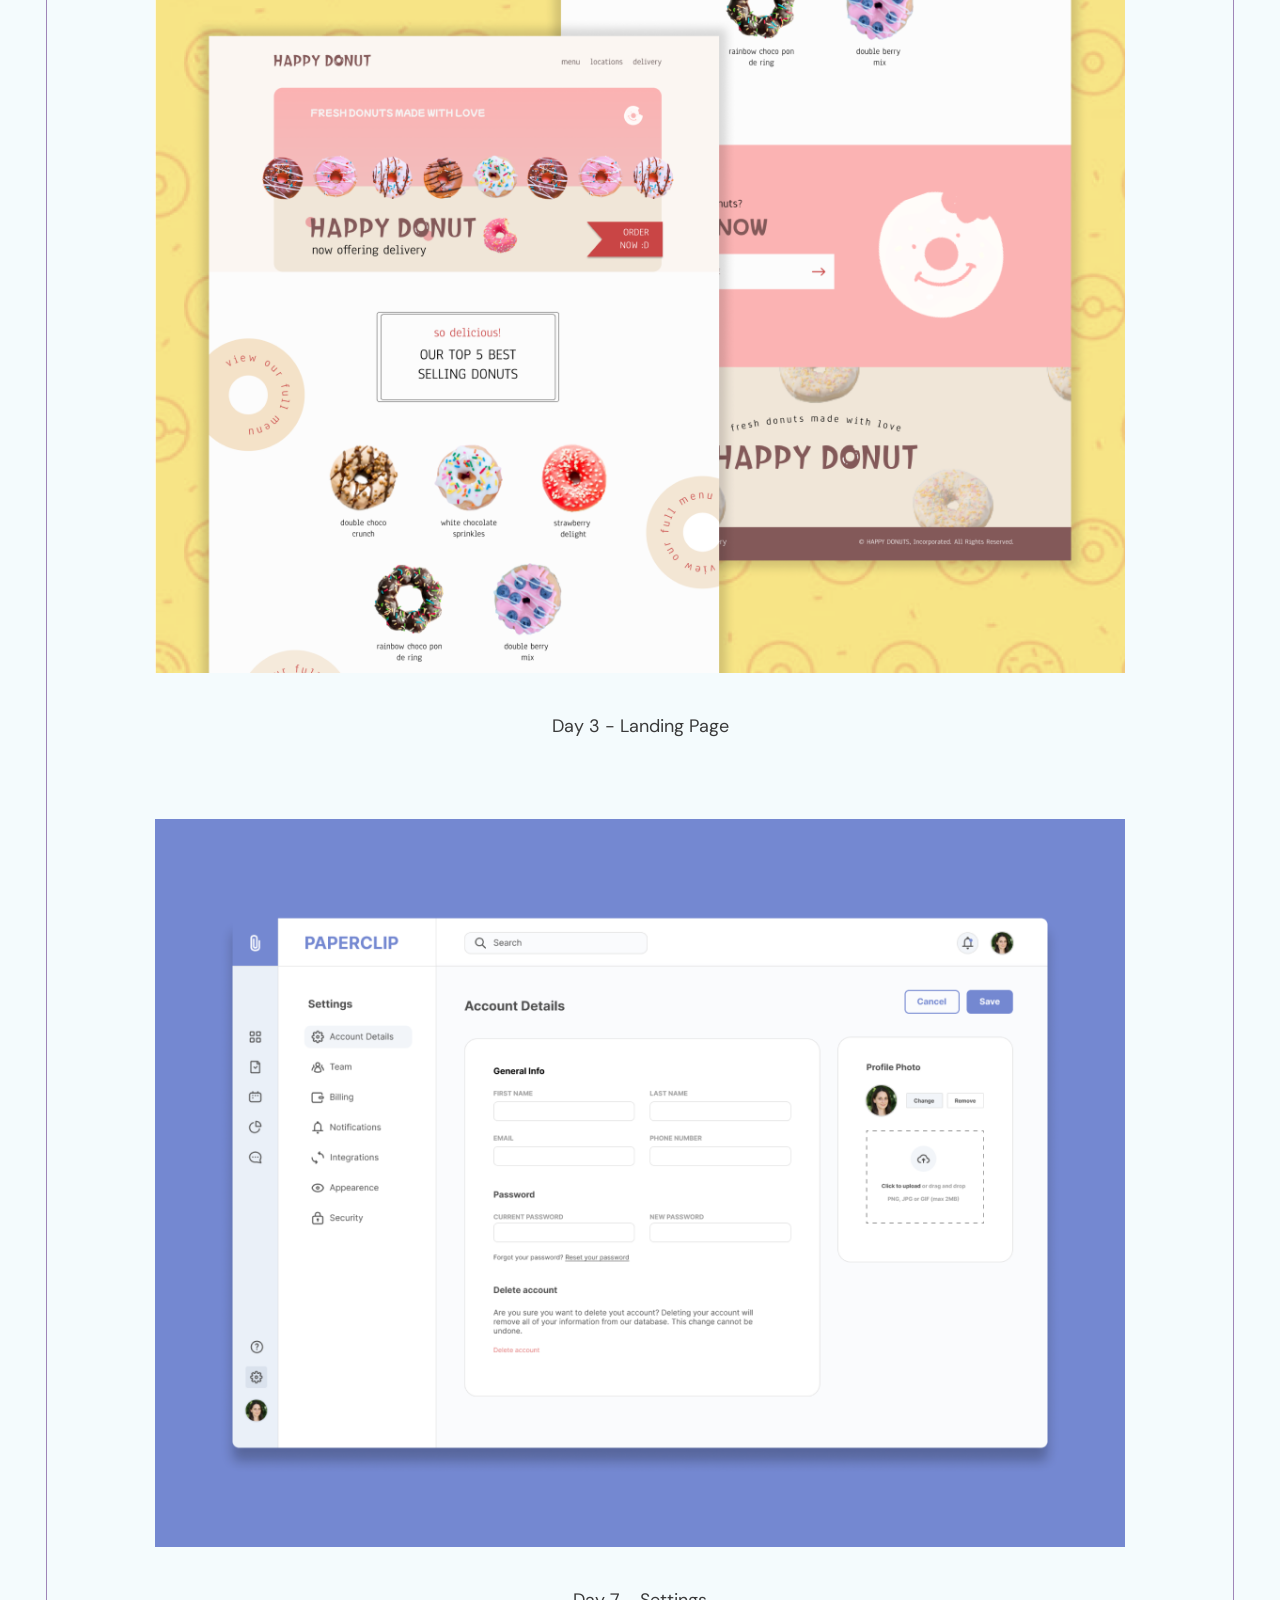
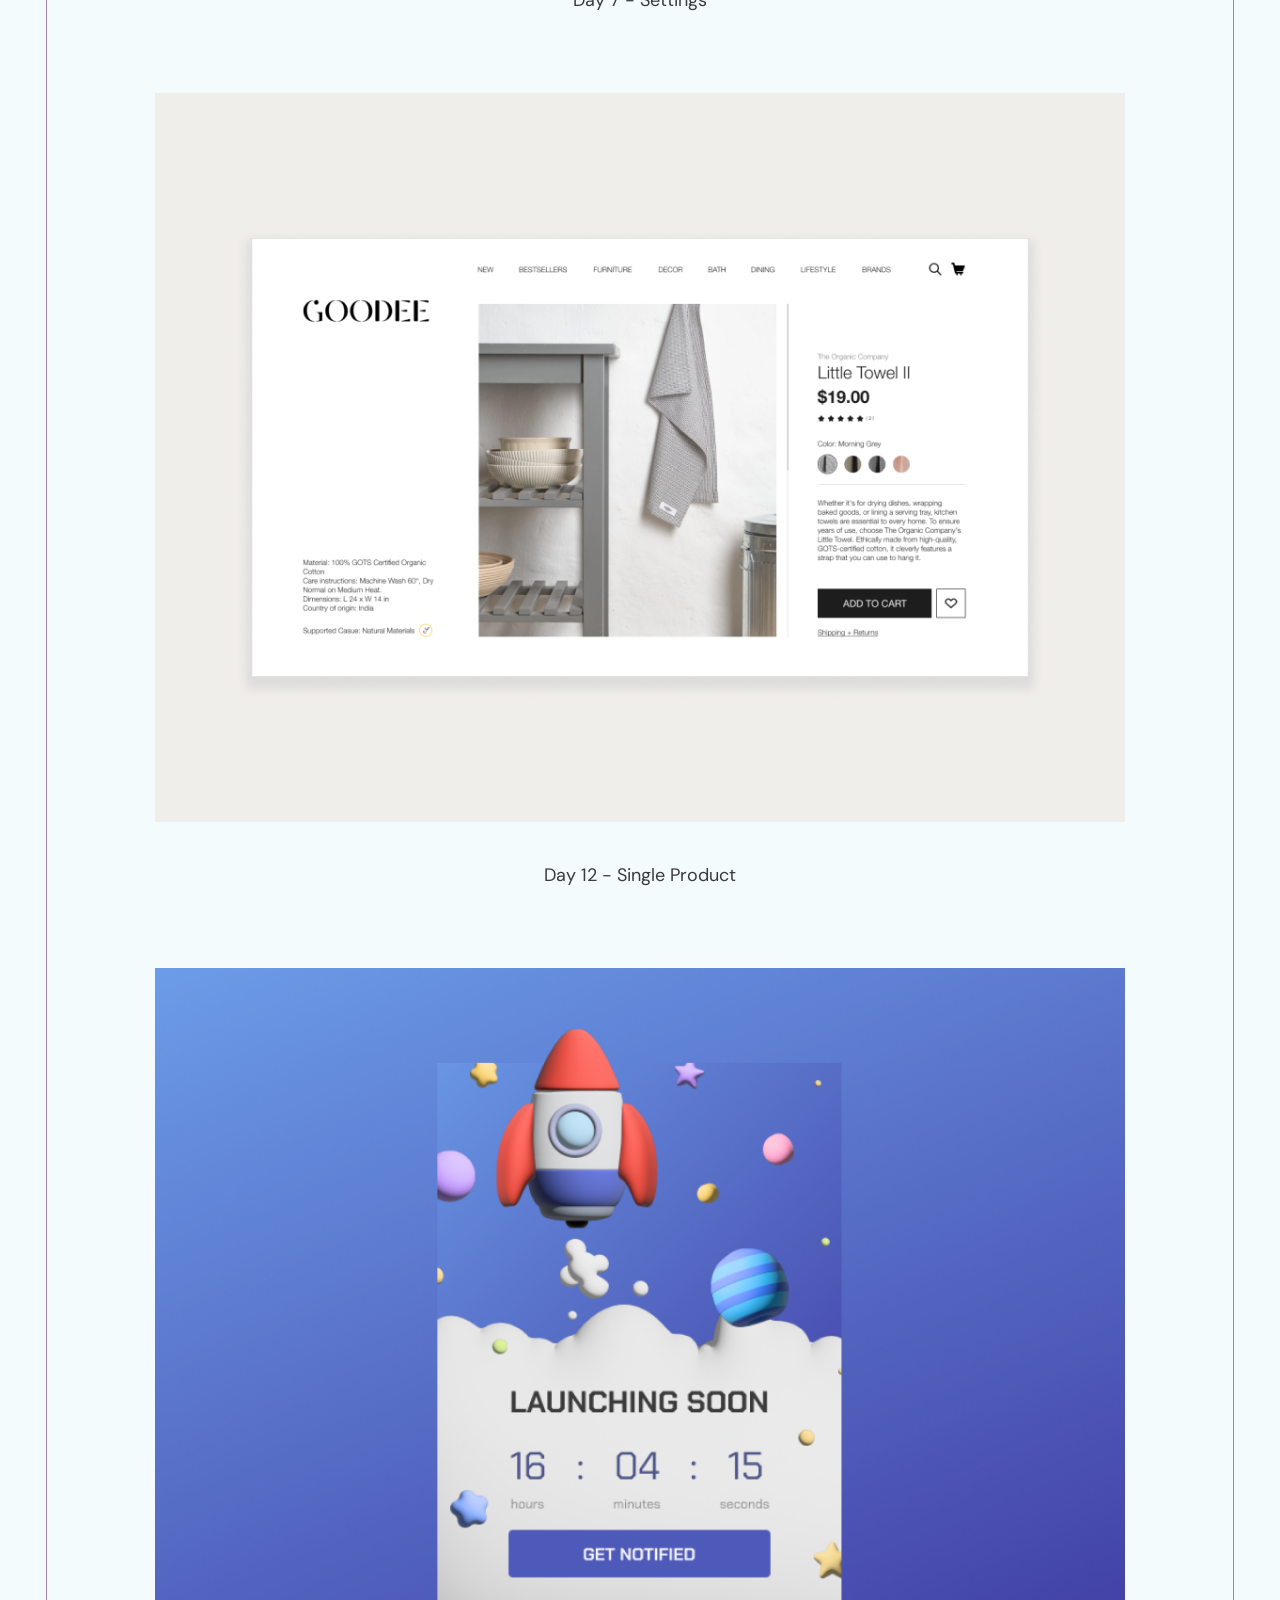
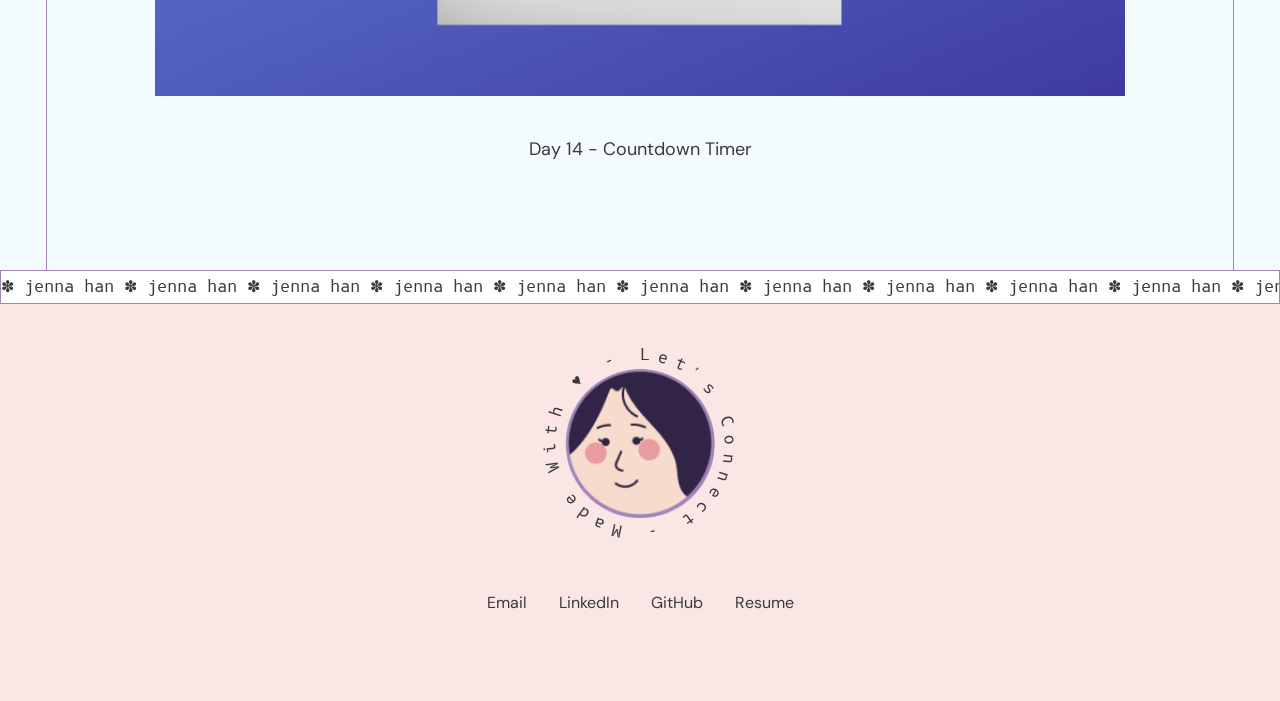
<file: daily-ui.html>
<!DOCTYPE html>
<html lang="en">

<head>
    <meta charset="UTF-8">
    <meta http-equiv="X-UA-Compatible" content="IE=edge">
    <meta name="viewport" content="width=device-width, initial-scale=1.0">
    <title>Document</title>
    <script src="https://ajax.googleapis.com/ajax/libs/jquery/3.6.0/jquery.min.js"></script>

    <link rel="preconnect" href="https://fonts.googleapis.com">
    <link rel="preconnect" href="https://fonts.gstatic.com" crossorigin>
    <link
        href="https://fonts.googleapis.com/css2?family=B612+Mono:ital@0;1&family=DM+Sans:ital,wght@0,400;0,500;0,700;1,400;1,500;1,700&family=Poppins:ital,wght@0,400;0,500;0,600;1,400;1,500;1,600&display=swap"
        rel="stylesheet">
    <link rel="stylesheet" href="style.css">
    <link rel="icon" type="image/x-icon" href="/images/favicon.png">
    <script>
        $(function () {
            $("#header").load("header.html");
            $("#footer").load("footer.html");
        });
    </script>
    <link rel="stylesheet" href="style.css">
</head>

<body>
    <section class="section-1">
        <div id="header"></div>
        <div class="project-introduction">
            <h2 class="h2 project-heading">Daily UI Challenge</h2>
            <h6 class="h6 project-heading">UI Design</h6>
        </div>
        <div class="spacer"></div>
        <div class="project-content">
            <div class="content-block">
                <h3 class="h3">Introduction</h3>
                <p class="body-text">
                    As someone new to UI design, I didn't have a lot of confidence when it
                    came to my design skills. While looking up remedies for this, I stumbled
                    upon the daily UI challenge, where you can sign up for newsletters to
                    receive a new design prompt every day--except for the weekends. I decided
                    to take on this challenge to improve my eye for UI design, learn to design
                    quicker under time constraints, and further familiarize myself with tools
                    like Figma and Adobe Illustrator.
                </p>
            </div>
            <div class="content-block">
                <h3 class="h3">Here Are Five of My Favorite Designs</h3>
                <div id="daily-ui-designs">
                    <img class="content-image daily-ui-image" src="images/daily-ui/1_signup.png">
                    <p class="body-text">Day 1 - Sign Up</p>
                    <img class="content-image" src="images/daily-ui/3_landingpage.png">
                    <p class="body-text">Day 3 - Landing Page</p>
                    <img class="content-image daily-ui-image" src="images/daily-ui/7_settings.png">
                    <p class="body-text">Day 7 - Settings</p>
                    <img class="content-image daily-ui-image" src="images/daily-ui/12_singleproduct.png">
                    <p class="body-text">Day 12 - Single Product</p>
                    <img class="content-image daily-ui-image" src="images/daily-ui/14_countdowntimer.png">
                    <p class="body-text">Day 14 - Countdown Timer</p>
                </div>
            </div>
            <div class="spacer"></div>
        </div>
    </section>
    <div id="footer"></div>
</body>

</html>
</file>
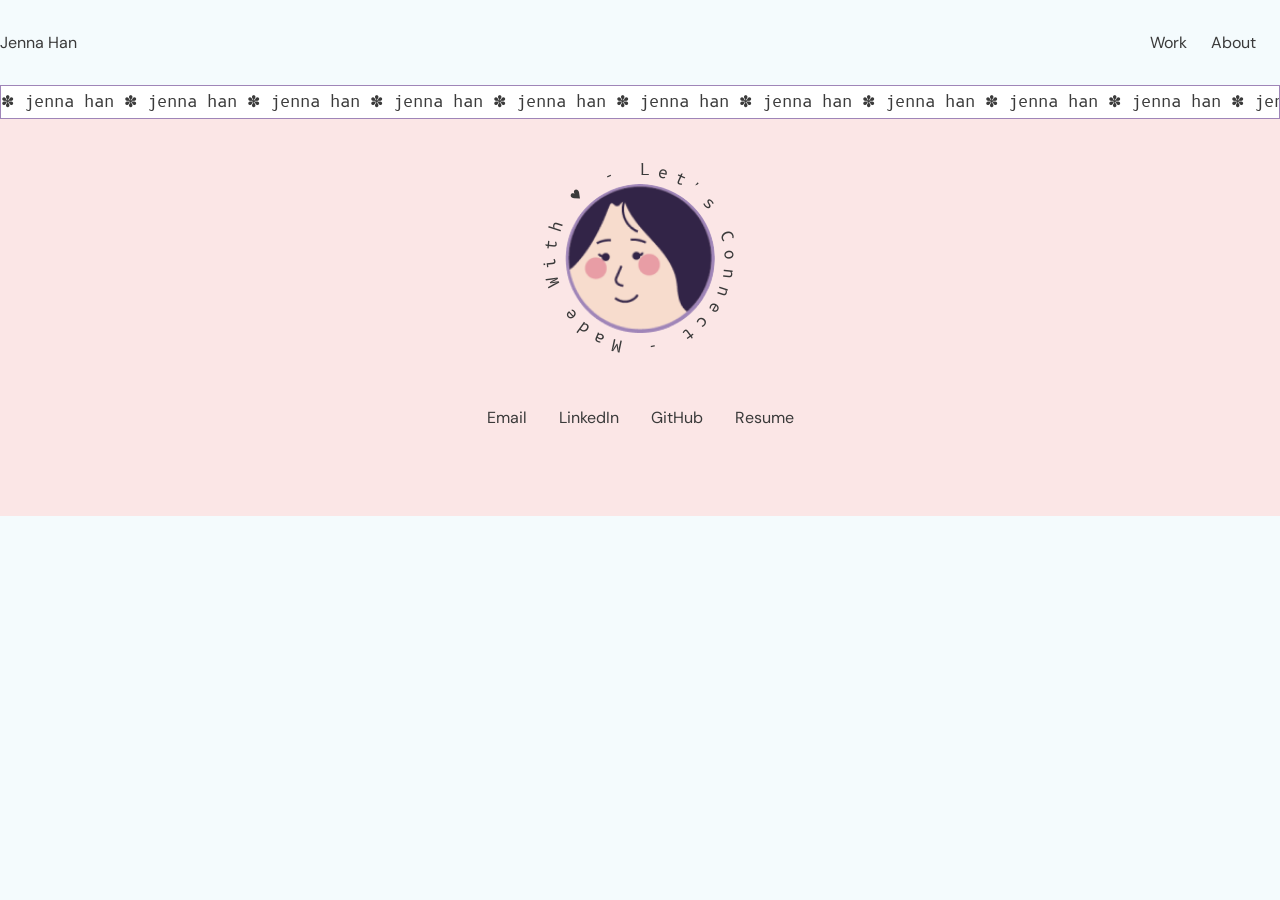
<file: esp.html>
<!DOCTYPE html>
<html lang="en">

<head>
    <meta charset="UTF-8">
    <meta http-equiv="X-UA-Compatible" content="IE=edge">
    <meta name="viewport" content="width=device-width, initial-scale=1.0">
    <title>Document</title>
    <script src="https://ajax.googleapis.com/ajax/libs/jquery/3.6.0/jquery.min.js"></script>

    <link rel="preconnect" href="https://fonts.googleapis.com">
    <link rel="preconnect" href="https://fonts.gstatic.com" crossorigin>
    <link
        href="https://fonts.googleapis.com/css2?family=B612+Mono:ital@0;1&family=DM+Sans:ital,wght@0,400;0,500;0,700;1,400;1,500;1,700&family=Poppins:ital,wght@0,400;0,500;0,600;1,400;1,500;1,600&display=swap"
        rel="stylesheet">
    <link rel="stylesheet" href="style.css">
    <link rel="icon" type="image/x-icon" href="/images/favicon.png">
    <script>
        $(function () {
            $("#header").load("header.html");
            $("#footer").load("footer.html");
        });
    </script>
    <link rel="stylesheet" href="style.css">
</head>

<body>
    <div id="header"></div>

    <div id="footer"></div>
</body>

</html>
<!--project still in progress. page will be updated later-->
</file>
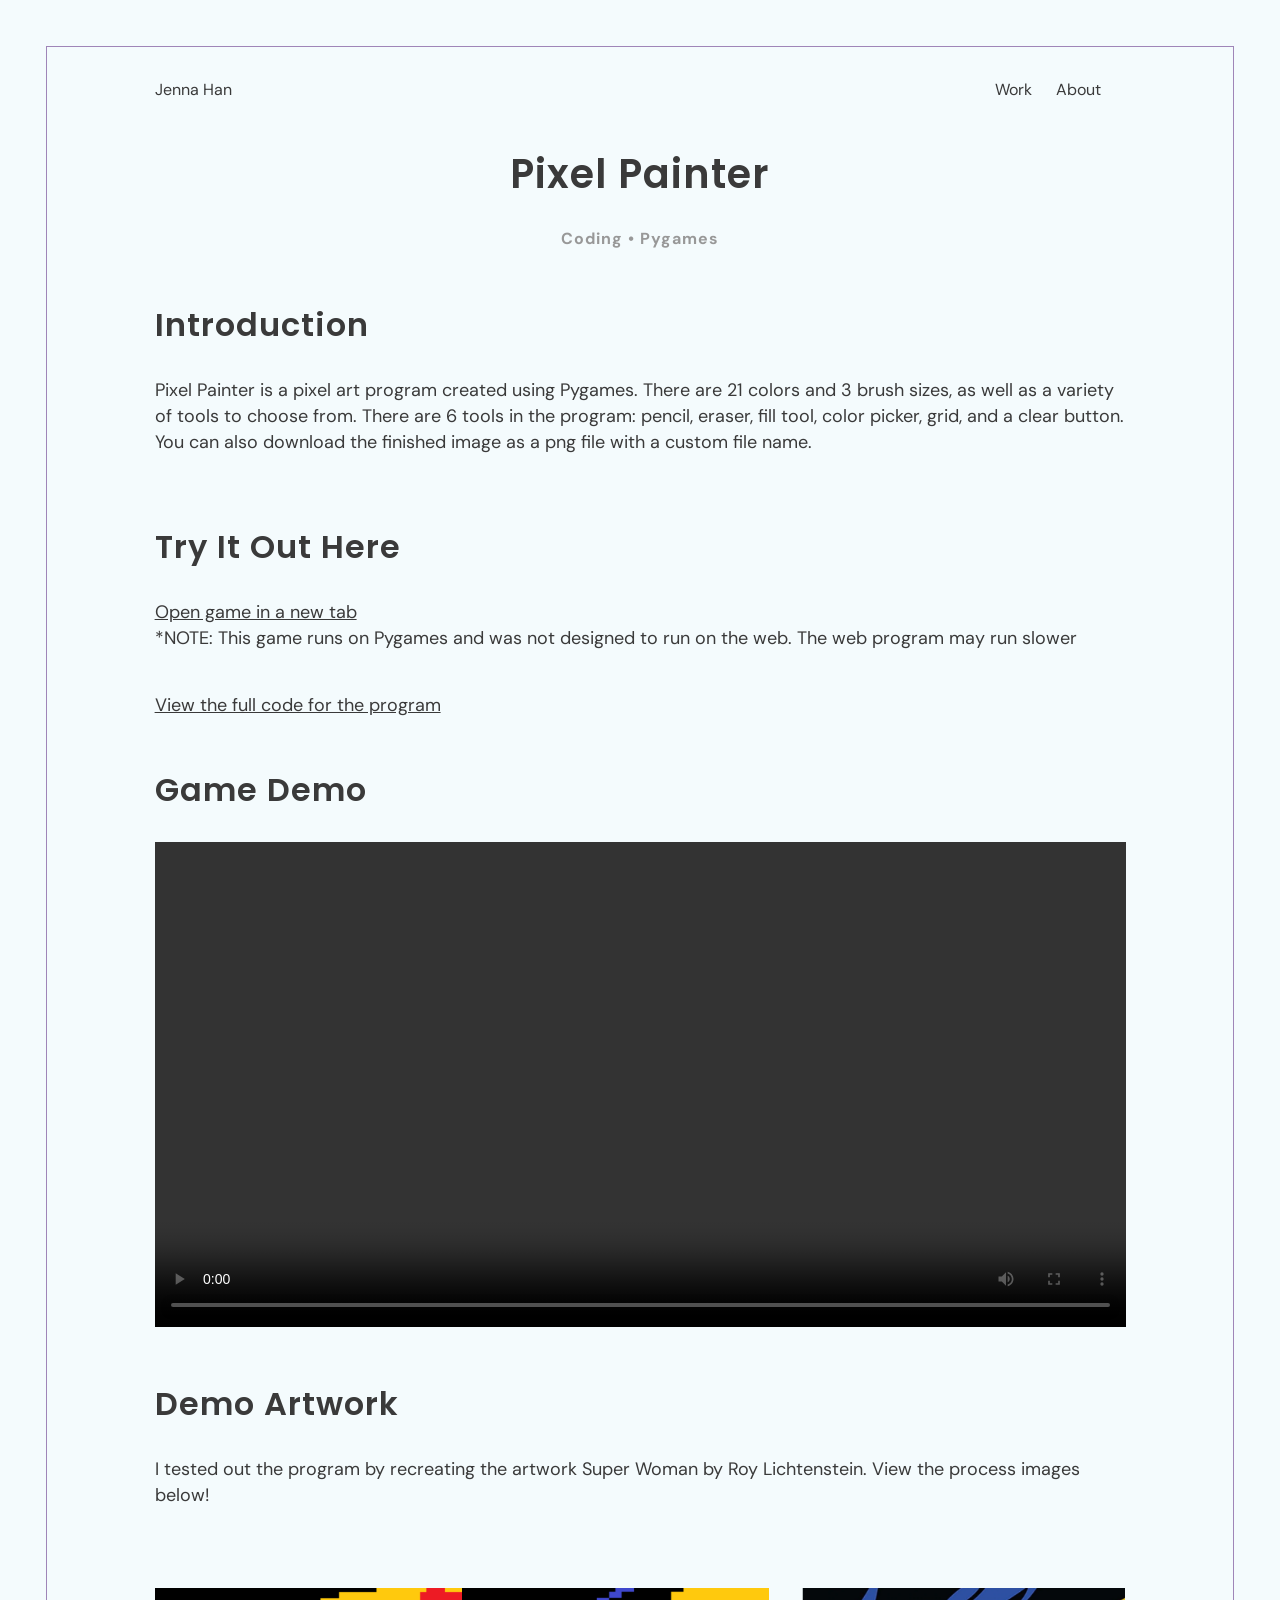
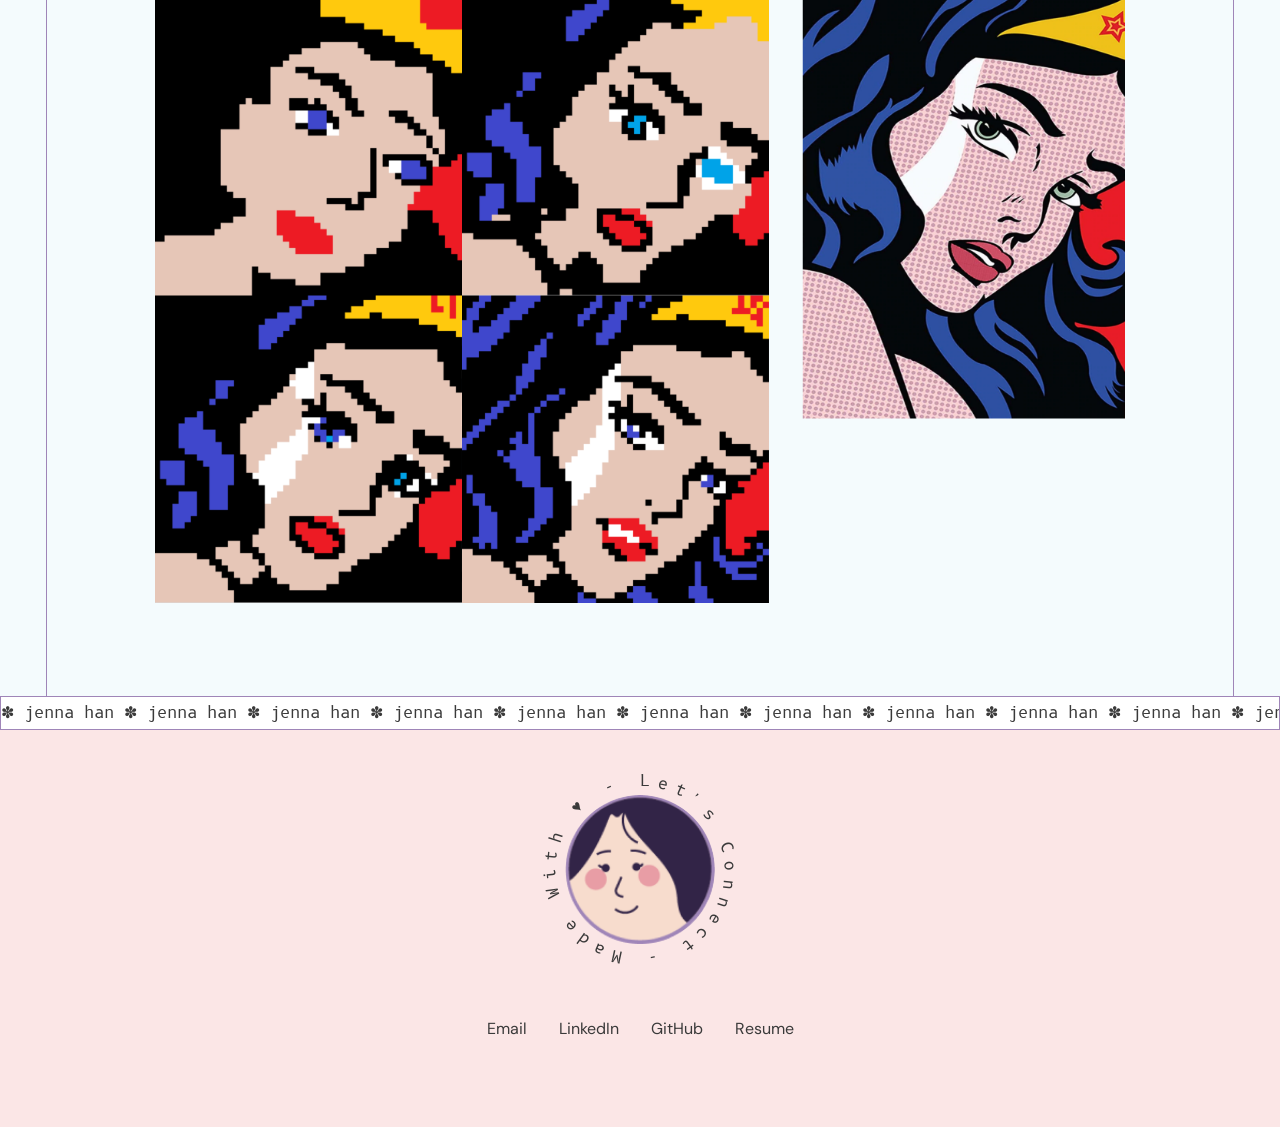
<file: pixel-painter.html>
<!DOCTYPE html>
<html lang="en">

<head>
    <meta charset="UTF-8">
    <meta http-equiv="X-UA-Compatible" content="IE=edge">
    <meta name="viewport" content="width=device-width, initial-scale=1.0">
    <title>Document</title>
    <script src="https://ajax.googleapis.com/ajax/libs/jquery/3.6.0/jquery.min.js"></script>

    <link rel="preconnect" href="https://fonts.googleapis.com">
    <link rel="preconnect" href="https://fonts.gstatic.com" crossorigin>
    <link
        href="https://fonts.googleapis.com/css2?family=B612+Mono:ital@0;1&family=DM+Sans:ital,wght@0,400;0,500;0,700;1,400;1,500;1,700&family=Poppins:ital,wght@0,400;0,500;0,600;1,400;1,500;1,600&display=swap"
        rel="stylesheet">
    <link rel="stylesheet" href="style.css">
    <link rel="icon" type="image/x-icon" href="/images/favicon.png">
    <script>
        $(function () {
            $("#header").load("header.html");
            $("#footer").load("footer.html");
        });
    </script>
    <link rel="stylesheet" href="style.css">
</head>

<body>
    <section class="section-1">
        <div id="header"></div>
        <div class="project-introduction">
            <h2 class="h2 project-heading">Pixel Painter</h2>
            <h6 class="h6 project-heading">Coding • Pygames</h6>
        </div>
        <div class="spacer"></div>
        <div class="project-content">
            <div class="content-block">
                <h3 class="h3">Introduction</h3>
                <p class="body-text">
                    Pixel Painter is a pixel art program created using Pygames.
                    There are 21 colors and 3 brush sizes, as well as a variety of
                    tools to choose from. There are 6 tools in the program: pencil, eraser,
                    fill tool, color picker, grid, and a clear button. You can also download
                    the finished image as a png file with a custom file name.
                </p>
            </div>
            <div class="content-block">
                <h3 class="h3">Try It Out Here</h3>
                <a href="https://replit.com/@jenna5376/Pixel-Painter-Game" class="body-text underlined-link"
                    target="_blank">
                    Open game in a new tab
                </a>
                <p class="body-text">*NOTE: This game runs on Pygames and was not designed to run on the web. The web
                    program may run slower</p>
                <br>
                <a href="https://github.com/jenna5376/pixel-painter" class="body-text underlined-link" target="_blank">
                    View the full code for the program
                </a>
            </div>
            <div class="content-block">
                <h3 class="h3">Game Demo</h3>
                <video width="100%" height="auto" controls>
                    <source src="videos/duck.mp4" type="video/mp4">
                    Your browser does not support the video tag.
                </video>
            </div>
            <div class="content-block">
                <h3 class="h3">Demo Artwork</h3>
                <p class="body-text">I tested out the program by recreating the artwork
                    Super Woman by Roy Lichtenstein. View the process images below!
                </p>
                <div class="spacer"></div>
                <img class="content-image" src="images/pixel-painter/demo-images.png">
            </div>
            <div class="spacer"></div>
        </div>
    </section>
    <div id="footer"></div>
</body>

</html>
</file>
<file: style.css>
/*colors*/
html{
    scroll-behavior: smooth;
}
:root {
    --black: #3A3A3A;
    --red: #C73333;
    --purple: #9F85B8;
    --dark-purple: #7349b6;
    --light-blue:#ECF3F8;
    --white: #FFFFFF;
    --green: #4A745B;
    --light-blue-bg: #f4fbfd;
    --pink: #FBE6E6;
    --mint: #DDF4ED;
    --grey: #989898;
    --yellow: #FEF6DB;
}
*{
    padding: 0;
    margin: 0;
}

/*text styles*/
.h1{
    font-family: 'Poppins';
    font-style: normal;
    font-weight: 500;
    font-size: 64px;
    line-height: 96px;
    color: var(--black);
}
.h2{
    font-family: 'Poppins';
    font-style: normal;
    font-weight: 600;
    font-size: 40px;
    line-height: 60px;
    letter-spacing: 1px;
    color: var(--black);
}
.project-heading{
    text-align: center;
    padding: 12px;
}
.h3{
    font-family: 'Poppins';
    font-style: normal;
    font-weight: 600;
    font-size: 32px;
    line-height: 48px;
    letter-spacing: 1px;
    color: var(--black);
    margin-bottom: 28px;
}
.h4{
    font-family: 'DM Sans';
    font-style: normal;
    font-weight: 400;
    font-size: 24px;
    line-height: 31px;
    color: var(--black);
}
.h5{
    font-family: 'DM Sans';
    font-style: normal;
    font-weight: 700;
    font-size: 24px;
    line-height: 31px;
    color: var(--black);
    margin-bottom: 28px;
}
.h6{
    font-family: 'DM Sans';
    font-style: normal;
    font-weight: 700;
    font-size: 16px;
    line-height: 21px;
    letter-spacing: 1px;
    
    color: var(--grey);    
}
.body-text{
    font-family: 'DM Sans';
    font-style: normal;
    font-weight: 400;
    font-size: 18px;
    line-height: 26px;
    color: var(--black);
    margin-bottom: 20px;
}
.body-text-bold{
    font-family: 'DM Sans';
    font-style: normal;
    font-weight: 700;
    font-size: 18px;
    line-height: 26px;
    color: var(--black);
}
a:visited {
    color: var(--black);
}
a{
    color: var(--black);
    text-decoration: none;
    cursor: url(images/cursor-hover.png), pointer;
}
#headline-text{
    font-family: 'Poppins', sans-serif;
    font-size: 64px;
    font-weight: 500;
}
#subheading-text{
    font-family: 'DM Sans';
    font-weight: lighter;
    color: var(--grey);
    font-size: 20px;
    line-height: 31px;
    letter-spacing: 0.04em;
    max-width: 800px;
}

/*sections*/
.spacer{
    padding: 20px;
}
body{
    font-family: 'DM Sans', sans-serif;
    font-weight: normal;
    color: var(--black);
    padding: 0;
    margin: 0;
    height: 100%;
    background-color: var(--light-blue-bg);
    cursor: url(images/cursor-default.png), auto;
}
section{
    border: 1px var(--purple) solid;
    border-bottom: none;
}
.section-1{
    margin: 3.6% 3.6% 0 3.6%;
    padding: 0 8.4%;
}
.section-2{
    padding: 0 12%;
    background-color: var(--white);
    border-top: none;
}
.navigation{
    margin: 32px 0;
    padding: 0;
    list-style: none;
    display: flex;
}
footer{
    background-color: var(--pink);
}
.left{
    display: flex;
    flex-grow: 1;
}
.right{
    display: flex;
}
.nav-item{
    margin-right: 24px;
    padding: 0;
}
.star{
    position: absolute;
    z-index: -1;
    left: 64%;
    top: 28%;
    animation: rotation 4s infinite linear;
}
@keyframes rotation {
    from {
      transform: rotate(0deg);
    }
    to {
      transform: rotate(359deg);
    }
  }


/*cards*/
.project-image{
    background-color: var(--black);
    height: 300px;
    width: 100%;
    margin-bottom: 20px;
    height: auto;
    object-fit: contain;
}
.big-card{
    flex-direction: column;
    align-items: flex-start;
    padding: 2%;
    border: 1px var(--purple) solid;
    margin-bottom: 20px;
    background-color: white;
    flex-grow: 1;
    max-width: 42%;
    min-width: 220px;
}
.big-card:hover { 
    box-shadow: 0 8px 16px 0 rgba(0, 0, 0, 0.2); 
}
.small-card .project-image:hover { 
    box-shadow: 0 8px 16px 0 rgba(0, 0, 0, 0.2); 
}
#case-studies-image{
    background-color: var(--pink);
}
.project-name{
    font-family: 'DM Sans';
    font-style: normal;
    font-weight: 700;
    font-size: 18px;
    word-wrap: break-all;
    max-width: 100%;
    text-overflow: hidden;
}
.project-description{
    font-family: 'DM Sans';
    font-style: normal;
    font-weight: 400;
    font-size: 16px;
    word-wrap: break-all;
    overflow: hidden;
}
.case-studies{
    display: flex;
    width: 100%;
    overflow: hidden;
    gap: 20px;
    flex-wrap: wrap;

}
#other-works{
    text-align: center;
}
.other-works{
    display: flex;
    width: 100%;
    overflow: hidden;
    gap: 20px;
    flex-wrap: wrap;
}
.small-card{
    align-items: flex-start;
    margin-bottom: 20px;
    max-width: 30%;
    min-width: 240px;
}
.heading{
    font-family: 'Poppins';
    font-style: normal;
    font-size: 40px;
}

#infinite-text{
    font-family: 'B612 Mono';
    font-style: normal;
}

.jenna {
    position: relative;
    max-width: 100%;
    height: 32px;
    overflow-x: hidden;
    background-color: white;
    text-align: center;
    line-height: 32px;
    border: 1px solid var(--purple);
}
.project-info{
    display: flex; 
    gap: 8px;
    flex-direction: column;   
}
.track {
    position: absolute;
    white-space: nowrap;
    will-change: transform;
    animation: jenna 8s linear infinite;
}
  
@keyframes jenna {
    from { transform: translateX(-50%); }
    to { transform: translateX(0%); }
  }

.footer-link{
    margin: 16px;
    text-decoration: none;
}

.footer-menu{
    margin: 32px 0;
    padding: 0;
    list-style: none;
    display: flex;
    justify-content: center;
}

.circle{
    position: relative;
    width: 200px;
    height: 200px;
    border-radius: 50%;
    display: flex;
    justify-content: center;
    align-items: center;
}
.logo{
    position: absolute;
    width: 150px;
    height: 150px;
    background: var(--white);
    background: url(images/face.png);
    background-size: cover;
    border-radius: 50%;
}
.text{
    position: absolute;
    width: 100%;
    height: 100%;
    font-family: 'B612 Mono', monospace;
    animation: rotateText 10s linear infinite;
}
@keyframes rotateText{
    0%{
        transform: rotate(360deg);
    }
    100%{
        transform: rotate(0deg);
    }
}
.text span{
    position: absolute;
    left: 50%;
    transform-origin: 0 100px;
}

/*about me*/
.about-me-content{
    display: flex;
    gap: 48px;
}
.image-section{
    background-color: var(--white);
    padding: 24px;
    border: 1px var(--black) solid;
    border-radius: 24px;
}
.resume-download{
    background-color: var(--mint);
    padding: 12px;
    border: 1px var(--black) solid;
}
link:visited {
    color: var(--black);
}
link::after{
    color: var(--black);
}
link::before{
    color: var(--black);
}
a:hover{
    color: var(--dark-purple)
}
.circle-wrapper{
    display: flex;
    justify-content: center;
    align-items: center;
}
.fun-facts{
    list-style: none;
}

/*art and graphics*/
.gallery{
    display: flex;
    flex-wrap: wrap;
    justify-content: center;
    align-items: center;
}
.gallery-container{
    width: 200px;
    height: 200px;
    padding: 20px;
}
.gallery-image:hover{
    transform: scale(1.036);
}
.gallery-image { 
    transition: all .4s ease-in-out; 
}
  
.gallery-image{
    max-width: 100%;
    max-height: 100%;
    height: auto;
}
#art-and-graphics-heading{
    text-align: center;
}

/*project general*/
.project-content{
    display: flex;
    gap: 48px;
    flex-direction: column;
}
.underlined-link{
    text-decoration: underline;
}
.content-image{
    width: 100%;
    height: auto;
    margin-top: 20px;
}
#daily-ui-designs{
    display: flex;
    flex-direction: column;
    align-items: center;
    gap: 40px;
}
.unclickable-card:hover{
    box-shadow: none;
}
.three-cols{
    margin: 36px 0;
    display: flex;
    justify-content: space-evenly;
}
.col{
    width: 33%;
}
.row{
    display: flex;
    flex-direction: row;
    justify-content: flex-start;
    width: 33%;
    gap: 16px;
    align-items: flex-start;
}
#sparkmania-arcade-embed{
    width: 960px;
    height: 584px;
}
.resume-download{
    margin-top: 12px;
    border-radius: 8px;
    display: block;
    text-align: center;
}
.about-links{
    margin-top: 4px;
    margin-bottom: 0;
}
#case-studies-card{
    background-color: var(--pink);
}
#sparkmania-video{
    display: none;
}
#fun-facts-wrapped{
    display: none;
}
/*media queries*/
@media (max-width: 1280px) {
    #sparkmania-p5{
        display: none;
    }
    #sparkmania-video{
        display: block;
    }
    .section-1 .section-2{
        padding: 4%;
    }
    .project-name{
        font-size: 16px;
    }
    .project-description{
        font-size: 14px;
    }
 }
@media (max-width: 1024px) {
    .big-card{
        max-width: 100%;
        min-width: 80%;
        padding: 4%;
    }
    .section-1{
        padding: 0 120px;
    }
    .small-card{
        max-width: 100%;
        min-width: 100%;
    }
    #headline-text{
        font-size: 52px;
    }
    #subheading-text{
        font-size: 18px;
    }
    .spacer{
        padding: 16px;
    }
    .about-me-content{
        flex-direction: column;
    }
    #p5-canvas{
        display: none;
    }
    #selfie{
        display: none;
    }
    #fun-facts-wrapped{
        display: flex;
        margin-bottom: 24px;
    }
    #fun-facts-text{
        margin-left: 40px;
        display: block;
    }
    #selfie-small{
        width: 36%;
        height: 36%;
    }
    .gallery-container{
        width: 40%;
        height: 40%;
    }
 }
 @media (max-width: 768px) {
    .section-1{
        margin: 4% 4% 0 4%;
        padding: 0 8%;
    }
    .section-2{
        padding: 0 12%;
    }
    #headline-text{
        font-size: 40px;
    }
    #subheading-text{
        font-size: 16px;
    }
    .star{
        display: none;
    }
    #fun-facts-wrapped{
        display: none;
        margin-bottom: 24px;
    }
    #selfie{
        display: block;
        width: 100%;
        height: 100%
    }
    .heading{
        font-size: 32px;
    } 
    .h3{
        font-size: 24px;
    }
    .gallery-container{
        width: 100%;
        height: 100%;
    }
    .three-cols{
        display: block;
    }
    .col{
        width: 100%;
    }
    .row{
        width: 100%;
    }
}
 @media (max-width: 480px) {
    .star{
        display: none;
    }
    .section-1{
        margin: 2% 2% 0 2%;
        padding: 0 4%;
    }
    .section-2{
        padding: 0 6%;
    }
    #headline-text{
        font-size: 36px;
    }
    #subheading-text{
        font-size: 14px;
    }
    .spacer{
        padding: 12px;
    }
    .footer-menu{
        text-align: center;
        flex-direction: column;
    }
    .heading{
        font-size: 28px;
    } 
 }
 @media (max-width: 375px) {
    #headline-text{
        font-size: 32px;
    }
    .section-1{
        margin: 0;
        padding: 0 6%;
    }
 }
#p5-canvas{
    width: 270px;
    height: 183px;
    padding: 0;
    margin: 0;
}
</file>
